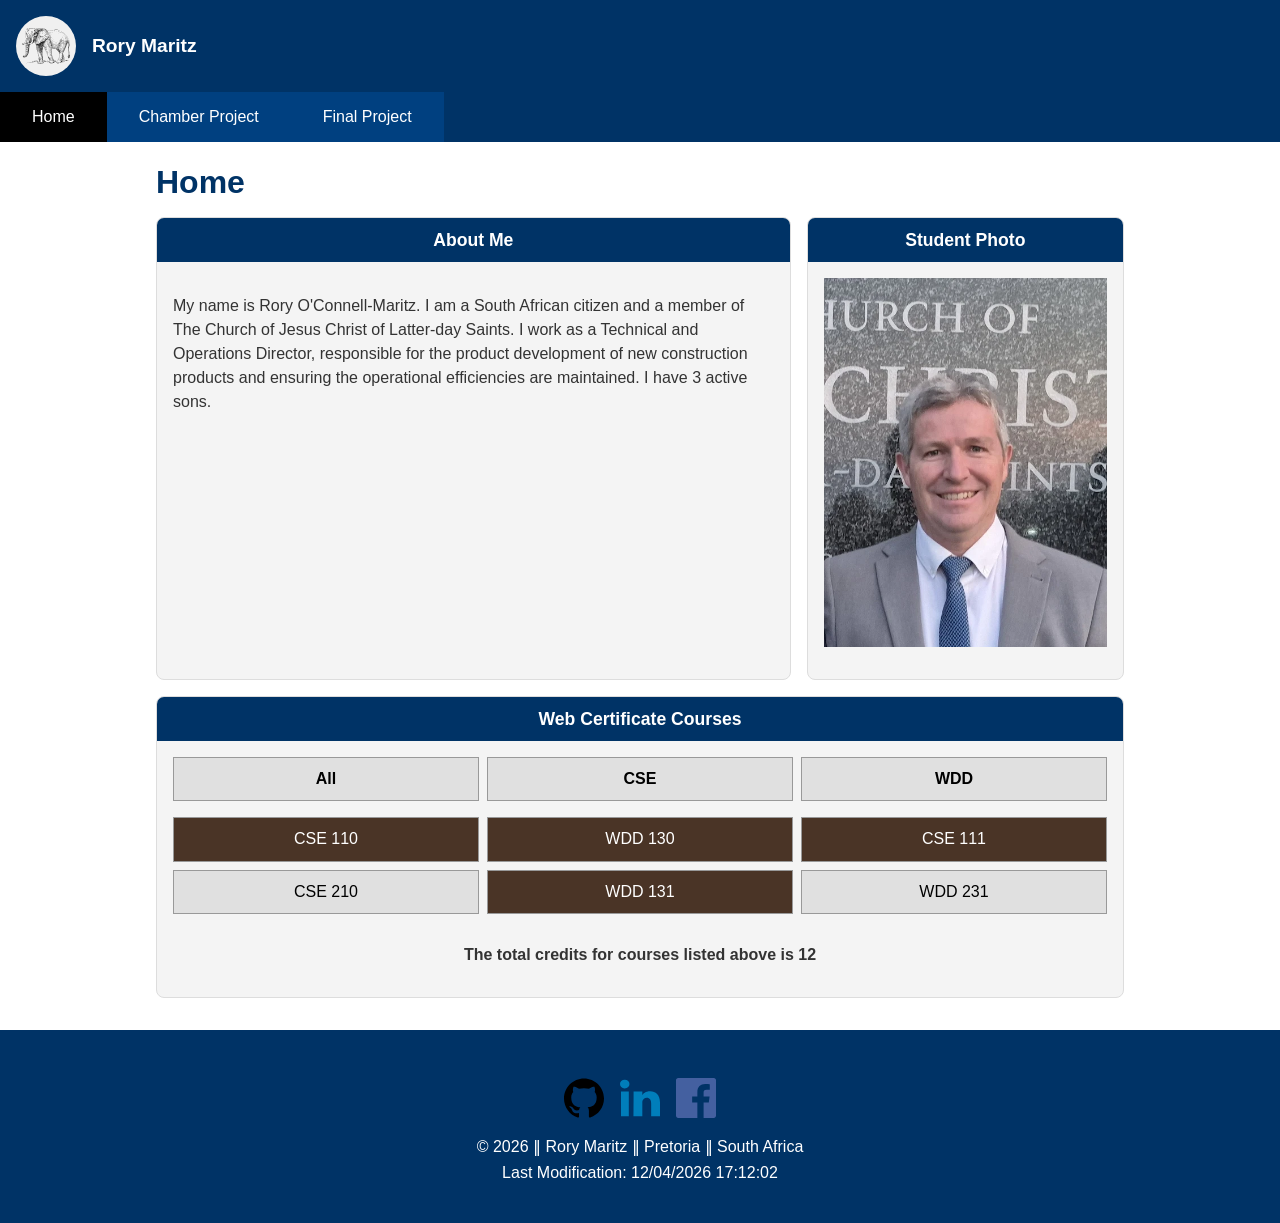
<file: index.html>
<!DOCTYPE html>
<html lang="en-US">

<head>
  <meta charset="UTF-8">
  <meta name="viewport" content="width=device-width, initial-scale=1.0">
  <link rel="preconnect" href="https://fonts.googleapis.com">
  <link rel="preconnect" href="https://fonts.gstatic.com" crossorigin>
  <link href="https://fonts.googleapis.com/css2?family=Open+Sans&family=Merriweather&display=swap" rel="stylesheet">
  <link rel="stylesheet" href="styles/normalize.css">
  <link rel="stylesheet" href="styles/small.css">
  <link rel="stylesheet" href="styles/larger.css">

  <script type="module" src="scripts/course.js" defer></script>
  <script src="scripts/date.js" defer></script>
  <script src="scripts/navigation.js" defer></script>

  <link rel="icon" href="favicon.ico">
  <meta property="og:title" content="WDD 231 - Rory Maritz">
  <meta property="og:description" content="WDD 231 Course Home Page">
  <meta property="og:image" content="images/rory-maritz.webp">
  <meta property="og:url" content="https://rmmaritz.github.io/wdd231/">
  <meta name="author" content="Rory O'Connell-Maritz">
  <meta name="description" content="WDD 231 - Web Frontend Development I - Rory Maritz Home Page">
  <title>WDD 231 - Rory Maritz</title>

</head>

<body>
  <header>
    <div class="site-branding">
      <div class="logo-container">
        <img src="images/logo.svg" alt="Elephant Logo" class="logo">
      </div>
      <span>Rory Maritz</span>

      <button id="nav-button" aria-label="Menu" aria-expanded="false">
      </button>
    </div>


    <nav id="nav-bar" class="navigation">
      <ul>
        <li><a href="index.html" aria-current="page">Home</a></li>
        <li><a href="chamber/index.html">Chamber Project</a></li>
        <li><a href="project/index.html">Final Project</a></li>
      </ul>
    </nav>

  </header>


  <main>
    <h1>Home</h1>

    <div class="top-cards">

      <section class="card about-me">
        <h2>About Me</h2>
        <div class="about-me-content">
          <p>
            My name is Rory O'Connell-Maritz. I am a South African citizen and a member of The Church of Jesus Christ of
            Latter-day Saints. I work as a Technical and Operations Director, responsible for the product development of
            new
            construction products and ensuring the operational efficiencies are maintained. I have 3 active sons.
          </p>
        </div>
      </section>

      <section class="card photo-card">
        <h2>Student Photo</h2>

        <div class="photo-container">
          <img src="images/rory-maritz.webp" alt="Rory Maritz" class="student-photo">
        </div>
      </section>

    </div>


    <section class="card certificate-courses">
      <h2>Web Certificate Courses</h2>

      <div class="filter-buttons">
        <button id="all">All</button>
        <button id="cse">CSE</button>
        <button id="wdd">WDD</button>
      </div>

      <div id="courses"></div>

      <p id="credits"></p>
    </section>
    <dialog id="course-details"></dialog>
  </main>

  <footer>

    <div class="social">
      <a href="https://github.com/rmmaritz" aria-label="GitHub">
        <img src="images/github.svg" alt="GitHub">
      </a>

      <a href="https://www.linkedin.com/in/rory-o-connell-maritz-ba053925" aria-label="LinkedIn">
        <img src="images/linkedin.svg" alt="LinkedIn">
      </a>

      <a href="https://www.facebook.com/rory.maritz/" aria-label="Facebook">
        <img src="images/facebook.svg" alt="Facebook">
      </a>
    </div>

    <p>
      &copy;
      <span id="currentyear"></span> ‖ Rory Maritz ‖ Pretoria ‖ South Africa
    </p>

    <p id="lastModified"></p>


  </footer>
</body>

</html> 
</file>
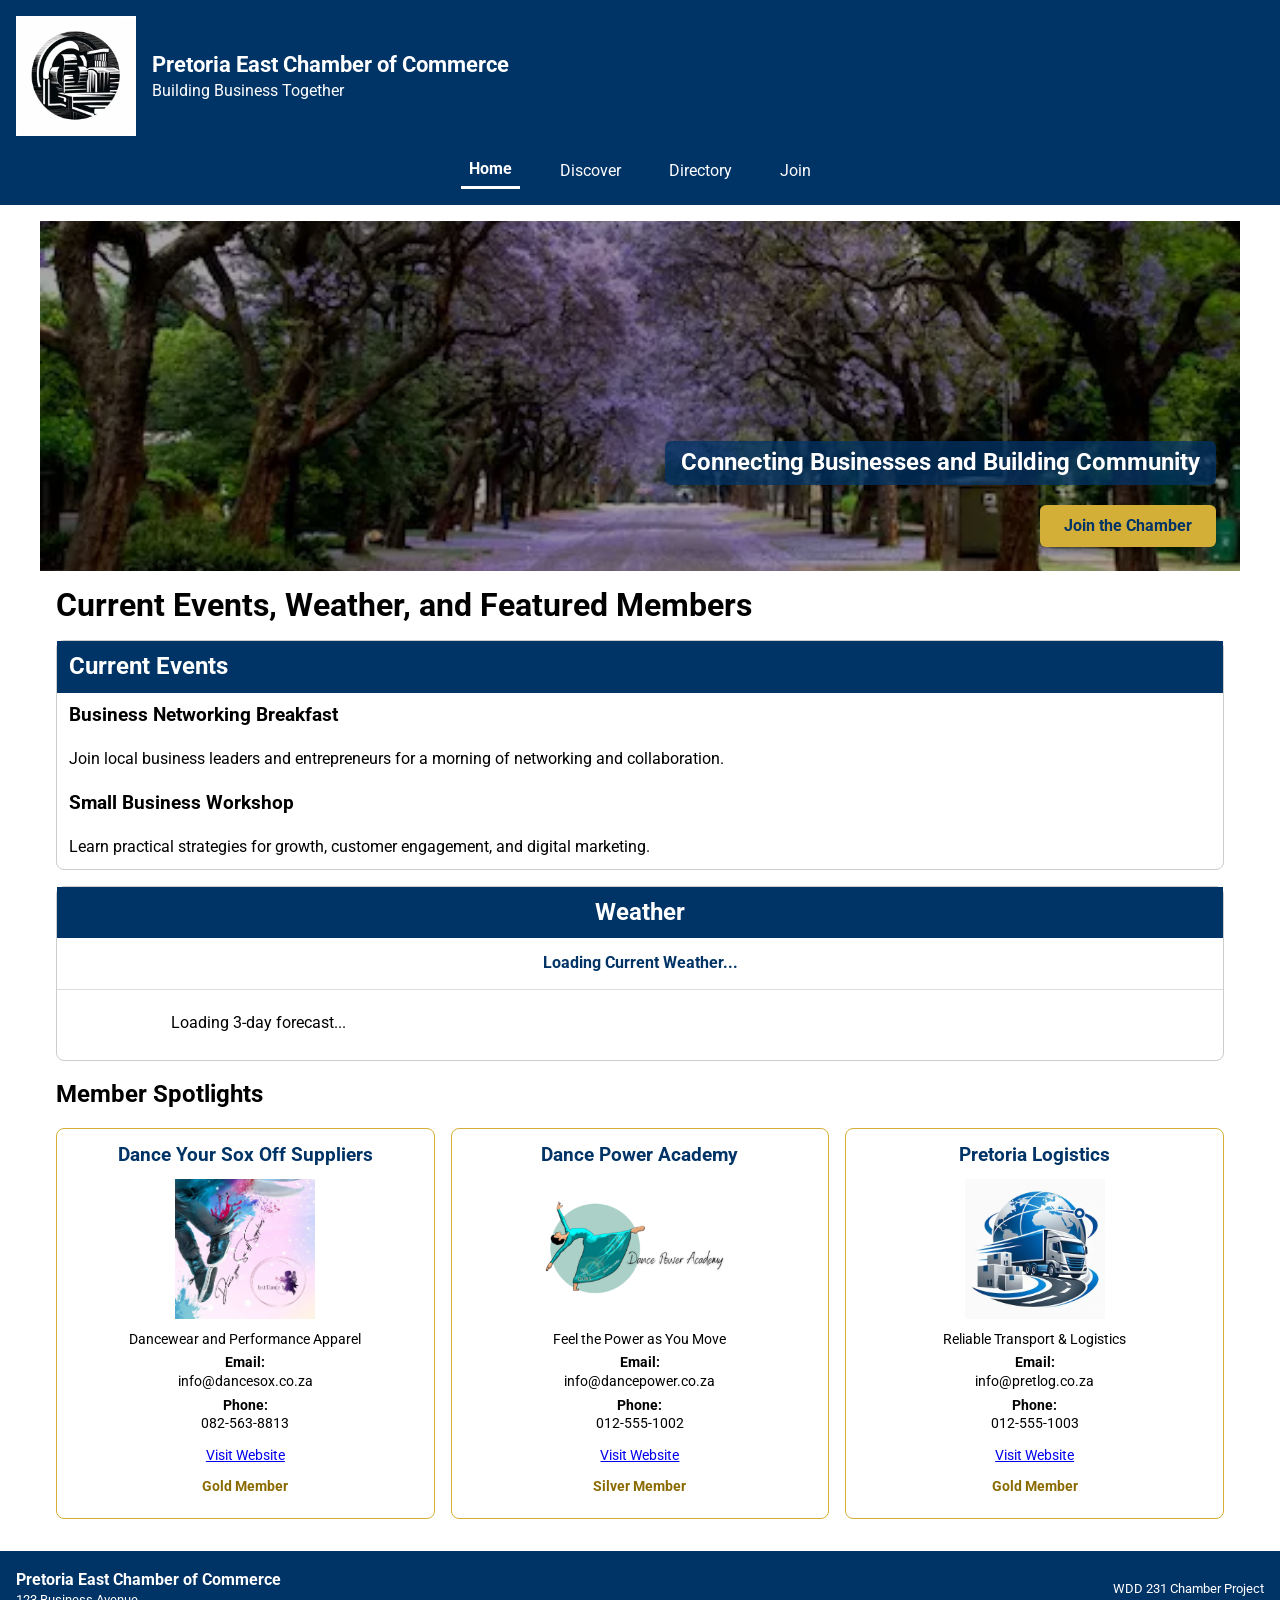
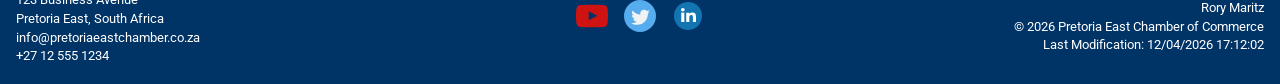
<file: chamber/index.html>
<!DOCTYPE html>
<html lang="en">

<head>
  <meta charset="UTF-8">
  <meta name="viewport" content="width=device-width, initial-scale=1.0">

  <title>Pretoria East Chamber of Commerce | Home</title>
  <meta name="description"
    content="Welcome to the Pretoria East Chamber of Commerce. Connect with local businesses, stay informed about events, and join our growing community.">
  <meta name="author" content="Rory Maritz">

  <link rel="preconnect" href="https://fonts.googleapis.com">
  <link rel="preconnect" href="https://fonts.gstatic.com" crossorigin>
  <link href="https://fonts.googleapis.com/css2?family=Roboto:wght@400;700&display=swap" rel="stylesheet">

  <link rel="icon" href="favicon-image.ico" type="image/x-icon">

  <meta property="og:title" content="Pretoria East Chamber of Commerce">
  <meta property="og:description" content="Supporting business growth and networking opportunities in Pretoria East.">
  <meta property="og:image" content="https://rmmaritz.github.io/wdd231/chamber/images/chamber-logo.webp">
  <meta property="og:url" content="https://rmmaritz.github.io/wdd231/chamber/">

  <link rel="stylesheet" href="styles/normalize.css">
  <link rel="stylesheet" href="styles/shared-small.css">
  <link rel="stylesheet" href="styles/shared-large.css">
  <link rel="stylesheet" href="styles/home.css">

  <script type="module" src="scripts/home.mjs"></script>
  <script src="scripts/date.js" defer></script>
  <script src="scripts/navigation.js" defer></script>
</head>

<body>

  <header>
    <div class="header-content">
      <img src="images/chamber-logo.webp" alt="Pretoria East Chamber of Commerce Logo" width="100" height="100">

      <div class="title-group">
        <div class="site-name">Pretoria East Chamber of Commerce</div>
        <p>Building Business Together</p>
      </div>

      <button id="menu" aria-label="Open navigation menu">
        ☰
      </button>
    </div>

    <nav>
      <ul class="navigation">
        <li><a href="index.html" class="active">Home</a></li>
        <li><a href="discover.html">Discover</a></li>
        <li><a href="directory.html">Directory</a></li>
        <li><a href="join.html">Join</a></li>
      </ul>
    </nav>
  </header>

  <main>

    <section class="hero">
      <img src="images/hero-image.webp" alt="Business logistics and commerce activities in Pretoria East" width="1200"
        height="600">

      <div class="hero-content">
        <p class="hero-text">
          Connecting Businesses and Building Community
        </p>

        <a href="join.html" class="cta-button">
          Join the Chamber
        </a>
      </div>
    </section>

    <h1>Current Events, Weather, and Featured Members</h1>

    <div class="home-grid">

      <section class="card events">
        <h2>Current Events</h2>

        <article>
          <h3>Business Networking Breakfast</h3>
          <p>
            Join local business leaders and entrepreneurs
            for a morning of networking and collaboration.
          </p>
        </article>

        <article>
          <h3>Small Business Workshop</h3>
          <p>
            Learn practical strategies for growth,
            customer engagement, and digital marketing.
          </p>
        </article>
      </section>

      <section class="card weather">
        <h2>Weather</h2>

        <div id="current-weather">
          <p>Loading current weather...</p>
        </div>

        <div id="forecast">
          <p>Loading 3-day forecast...</p>
        </div>
      </section>

    </div>

    <section class="spotlights">

      <h2>Member Spotlights</h2>

      <div id="spotlight-container">
        <!-- JavaScript inserts spotlight cards here -->
      </div>

    </section>

  </main>

  <footer>

    <div class="footer-left">
      <p class="footer-title">
        Pretoria East Chamber of Commerce
      </p>

      <p>123 Business Avenue</p>
      <p>Pretoria East, South Africa</p>
      <p>info@pretoriaeastchamber.co.za</p>
      <p>+27 12 555 1234</p>
    </div>

    <div class="footer-center">

      <a href="https://www.youtube.com/" target="_blank" rel="noopener noreferrer" aria-label="Visit YouTube">
        <img src="images/youtube.svg" alt="YouTube" loading="lazy" width="40" height="40">
      </a>

      <a href="https://x.com/" target="_blank" rel="noopener noreferrer" aria-label="Visit X">
        <img src="images/twitter.svg" alt="X" loading="lazy" width="40" height="40">
      </a>

      <a href="https://www.linkedin.com/" target="_blank" rel="noopener noreferrer" aria-label="Visit LinkedIn">
        <img src="images/linkedin.svg" alt="LinkedIn" loading="lazy" width="40" height="40">
      </a>

    </div>

    <div class="footer-right">
      <p>WDD 231 Chamber Project</p>
      <p>Rory Maritz</p>
      <p>&copy; <span id="currentyear"></span> Pretoria East Chamber of Commerce</p>
      <p id="lastModified"></p>
    </div>

  </footer>

</body>

</html>
</file>
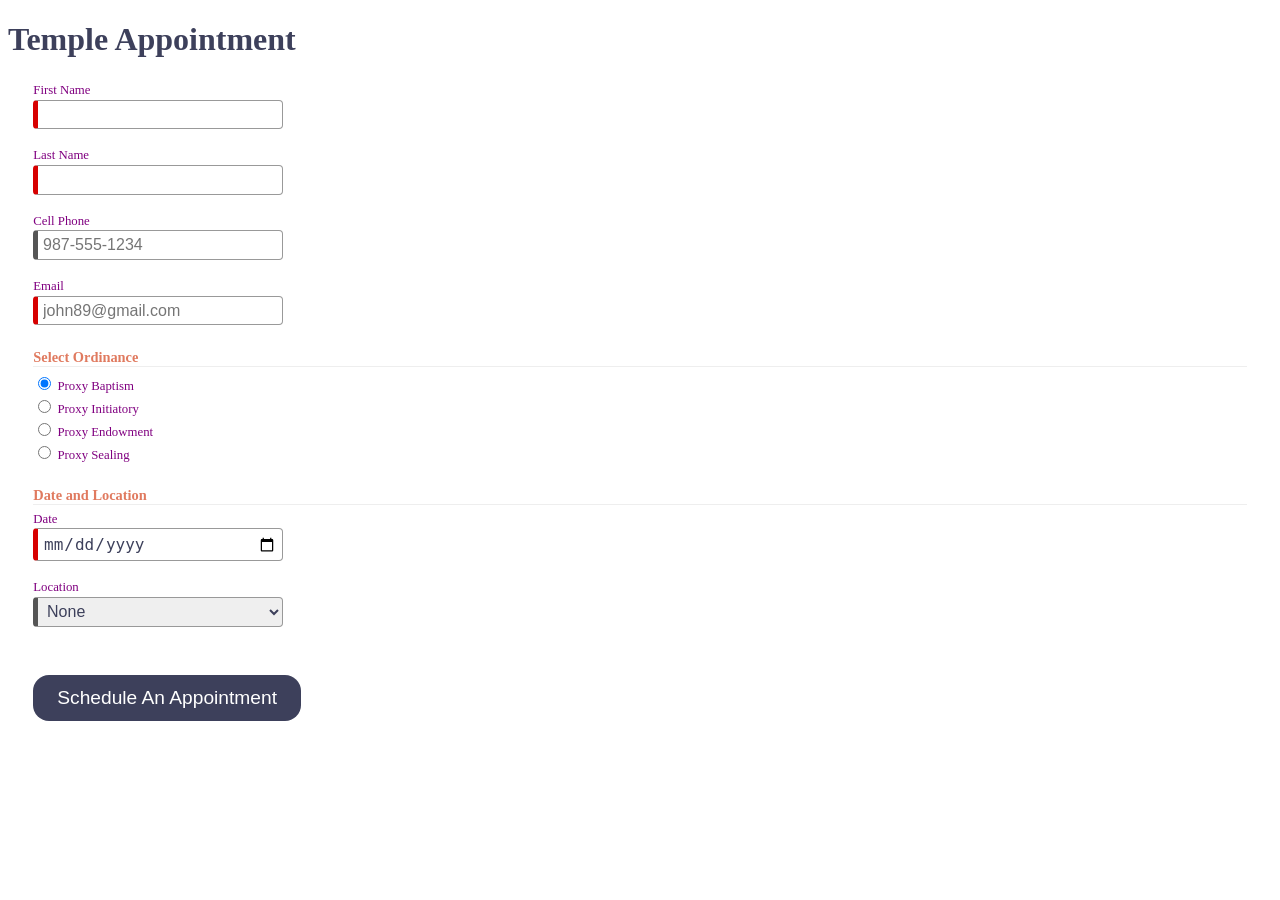
<file: starthere/index.html>
<!DOCTYPE html>
<html lang="en">

<head>
  <meta charset="UTF-8">
  <meta name="viewport" content="width=device-width, initial-scale=1.0">
  <meta name="description" content="Web Lab Start File">
  <meta name="author" content="Paul Cheney">

  <link rel="stylesheet" href="styles/small.css">
  <link rel="stylesheet" href="styles/large.css">

  <title>Web Lab Start File</title>
</head>

<body>

  <main>
    <h1>Temple Appointment</h1>

    <form method="GET" action="thanks.html" class="designOne">
      <label>First Name <input type="text" name="first" required autocomplete="given-name" title="Your First Name"></label>
        <label>Last Name <input type="text" name="last" required autocomplete="family-name" title="Your Last Name"></label>
        <label>Cell Phone <input type="tel" name="phone"  autocomplete="tel" title="A Phone Number with dashes" placeholder="987-555-1234" ></label>
        <label>Email <input type="email" name="email" required placeholder="john89@gmail.com"  title="Your Email" autocomplete="email"></label>
  

        <h3>Select Ordinance</h3>
        <label><input type="radio" name="ordinance" value="Baptism" checked> Proxy Baptism</label>
        <label><input type="radio" name="ordinance" value="Initiatory"> Proxy Initiatory</label>
        <label><input type="radio" name="ordinance" value="Endowment"> Proxy Endowment</label>
        <label><input type="radio" name="ordinance" value="Sealing"> Proxy Sealing</label>

        
        <h3>Date and Location</h3>
        <label>Date <input type="date" name="date" required></label>

        <label>Location
          <select name="location" required>
            <option value="">None</option>
            <option value="Payson">Payson</option>
            <option value="Orem">Orem</option>
            <option value="Provo City Center">Provo City Center</option>
        </label>

        <input type="submit" value="Schedule An Appointment">
    </form>

    
  </main>

</body>
</html>
</file>
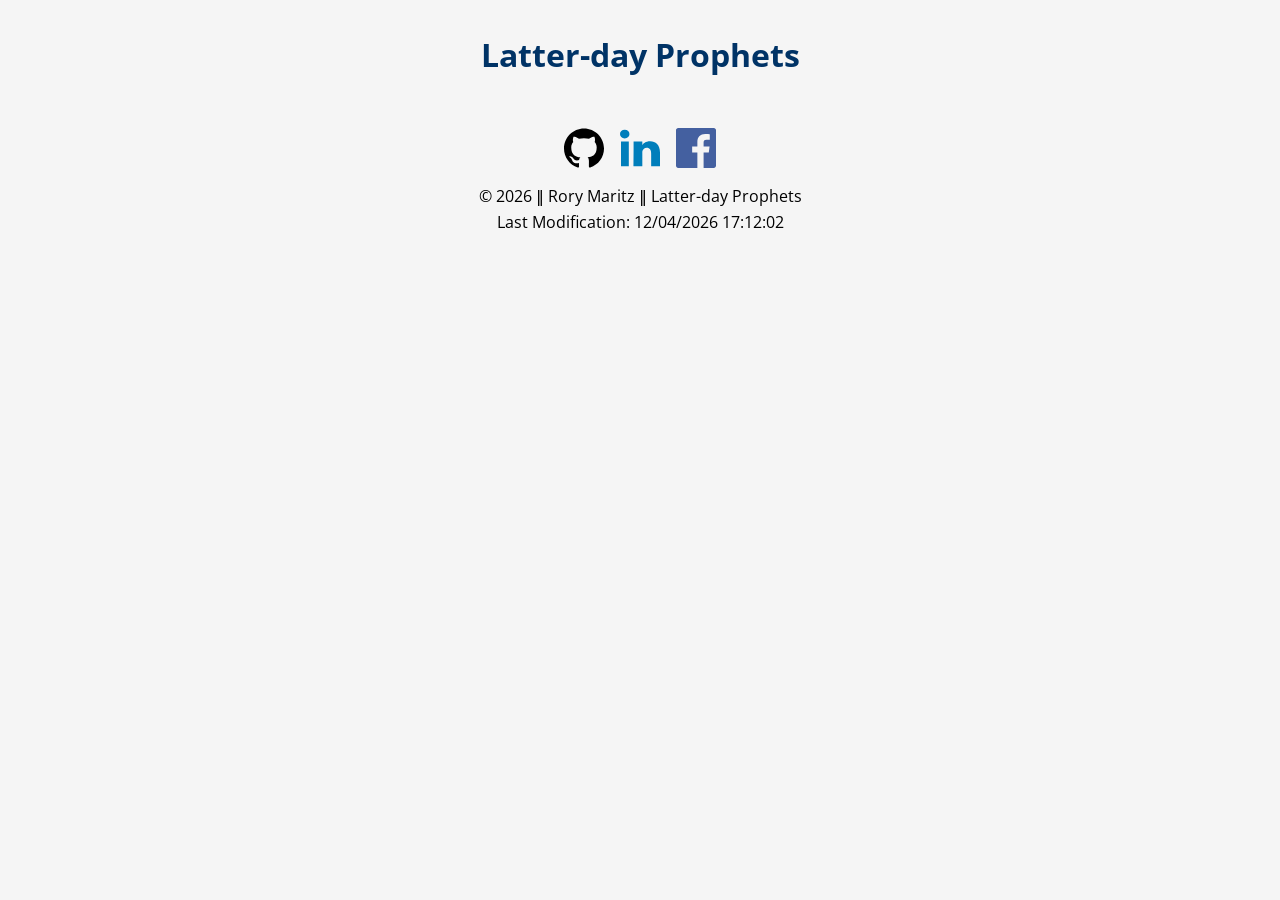
<file: prophets.html>
<!DOCTYPE html>
<html lang="en-US">

<head>
  <meta charset="UTF-8">
  <meta name="viewport" content="width=device-width, initial-scale=1.0">
  <link rel="preconnect" href="https://fonts.googleapis.com">
  <link rel="preconnect" href="https://fonts.gstatic.com" crossorigin>
  <link
    href="https://fonts.googleapis.com/css2?family=Libre+Baskerville:ital,wght@0,400;1,400&family=Open+Sans:wght@400;600&display=swap"
    rel="stylesheet">
  <link rel="stylesheet" href="styles/normalize.css">
  <link rel="stylesheet" href="styles/prophets.css">
  <script src="scripts/prophets.js" defer></script>
  <script src="scripts/date.js" defer></script>
  <link rel="icon" href="favicon.ico">
  <meta property="og:title" content="WDD 231 - Rory Maritz">
  <meta property="og:description" content="WDD 231 Course - Fetch API Data Assignment">
  <meta property="og:image" content="images/rory-maritz.webp">
  <meta property="og:url" content="https://rmmaritz.github.io/wdd231/">
  <meta name="author" content="Rory O'Connell-Maritz">
  <meta name="description" content="WDD 231 - Web Frontend Development I - Rory Maritz Prophets Assignment">
  <title>WDD 231 - Rory Maritz - Prophets</title>

</head>

<body>
  <header>
    <h1>Latter-day Prophets</h1>
  </header>


  <main>
    <div id="cards"></div>
  </main>

  <footer>

    <div class="social">
      <a href="https://github.com/rmmaritz" aria-label="GitHub">
        <img src="images/github.svg" alt="GitHub">
      </a>

      <a href="https://www.linkedin.com/in/rory-o-connell-maritz-ba053925" aria-label="LinkedIn">
        <img src="images/linkedin.svg" alt="LinkedIn">
      </a>

      <a href="https://www.facebook.com/rory.maritz/" aria-label="Facebook">
        <img src="images/facebook.svg" alt="Facebook">
      </a>
    </div>

    <p>
      &copy;
      <span id="currentyear"></span> ‖ Rory Maritz ‖ Latter-day Prophets
    </p>

    <p id="lastModified"></p>


  </footer>
</body>

</html>
</file>
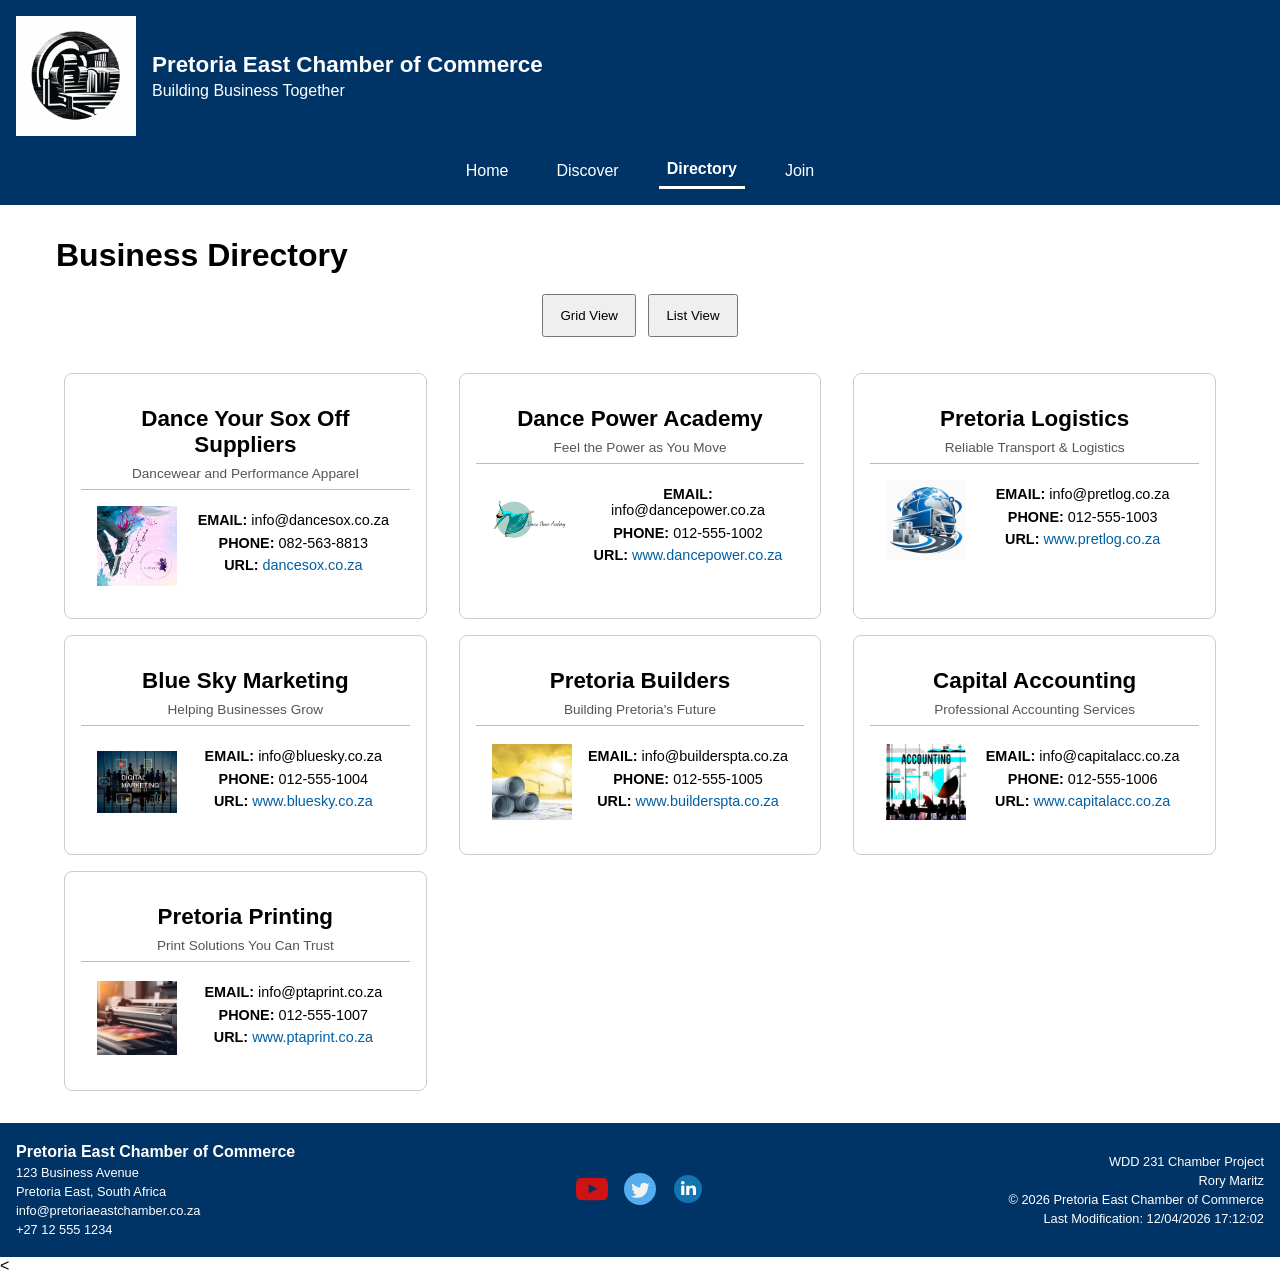
<file: chamber/directory.html>
<!DOCTYPE html>
<html lang="en-US">

<head>
  <meta charset="UTF-8">
  <meta name="viewport" content="width=device-width, initial-scale=1.0">

  <meta name="author" content="Rory O'Connell-Maritz">
  <meta name="description"
    content="Business Directory for the Pretoria East Chamber of Commerce featuring local businesses, contact information, and membership details.">

  <meta property="og:title" content="Pretoria East Chamber of Commerce Directory">
  <meta property="og:description" content="Explore local businesses and chamber members in Pretoria East.">
  <meta property="og:image" content="https://rmmaritz.github.io/wdd231/chamber/images/chamber-logo.webp">
  <meta property="og:url" content="https://rmmaritz.github.io/wdd231/chamber/directory.html">

  <link rel="icon" href="favicon-image.ico">

  <link rel="preconnect" href="https://fonts.googleapis.com">
  <link rel="preconnect" href="https://fonts.gstatic.com" crossorigin>

  <link
    href="https://fonts.googleapis.com/css2?family=Libre+Baskerville:ital,wght@0,400;1,400&family=Open+Sans:wght@400;600&display=swap"
    rel="stylesheet">

  <link rel="stylesheet" href="styles/shared-small.css">
  <link rel="stylesheet" href="styles/shared-large.css">
  <link rel="stylesheet" href="styles/directory.css">

  <script src="scripts/chamber.js" defer></script>
  <script src="scripts/date.js" defer></script>
  <script src="scripts/navigation.js" defer></script>


  <title>Pretoria East Chamber of Commerce | Directory</title>
</head>

<body>
  <header>
    <div class="header-content">

      <img src="images/chamber-logo.webp" alt="Pretoria East Chamber of Commerce Logo" width="100" height="100">

      <div class="title-group">
        <div class="site-name">
          Pretoria East Chamber of Commerce
        </div>
        <p>Building Business Together</p>
      </div>

      <button id="menu" aria-label="Open navigation menu">
        ☰
      </button>

    </div>

    <nav>
      <ul class="navigation">
        <li><a href="index.html">Home</a></li>
        <li><a href="discover.html">Discover</a></li>
        <li><a href="directory.html" class="active">Directory</a></li>
        <li><a href="join.html">Join</a></li>
      </ul>
    </nav>
  </header>


  <main>
    <h1>Business Directory</h1>

    <div class="view-buttons">
      <button id="grid-view">Grid View</button>
      <button id="list-view">List View</button>
    </div>

    <section id="members" class="grid">
    </section>
  </main>

  <footer>

    <div class="footer-left">
      <p class="footer-title">
        Pretoria East Chamber of Commerce
      </p>

      <p>123 Business Avenue</p>
      <p>Pretoria East, South Africa</p>
      <p>info@pretoriaeastchamber.co.za</p>
      <p>+27 12 555 1234</p>
    </div>

    <div class="footer-center">

      <a href="https://www.youtube.com/" target="_blank" rel="noopener noreferrer" aria-label="Visit YouTube">
        <img src="images/youtube.svg" alt="YouTube" loading="lazy">
      </a>

      <a href="https://x.com/" target="_blank" rel="noopener noreferrer" aria-label="Visit X">
        <img src="images/twitter.svg" alt="X" loading="lazy">
      </a>

      <a href="https://www.linkedin.com/" target="_blank" rel="noopener noreferrer" aria-label="Visit LinkedIn">
        <img src="images/linkedin.svg" alt="LinkedIn" loading="lazy">
      </a>

    </div>

    <div class="footer-right">
      <p>WDD 231 Chamber Project</p>
      <p>Rory Maritz</p>
      <p>&copy; <span id="currentyear"></span> Pretoria East Chamber of Commerce</p>
      <p id="lastModified"></p>
    </div>

  </footer>
</body>

<
</file>
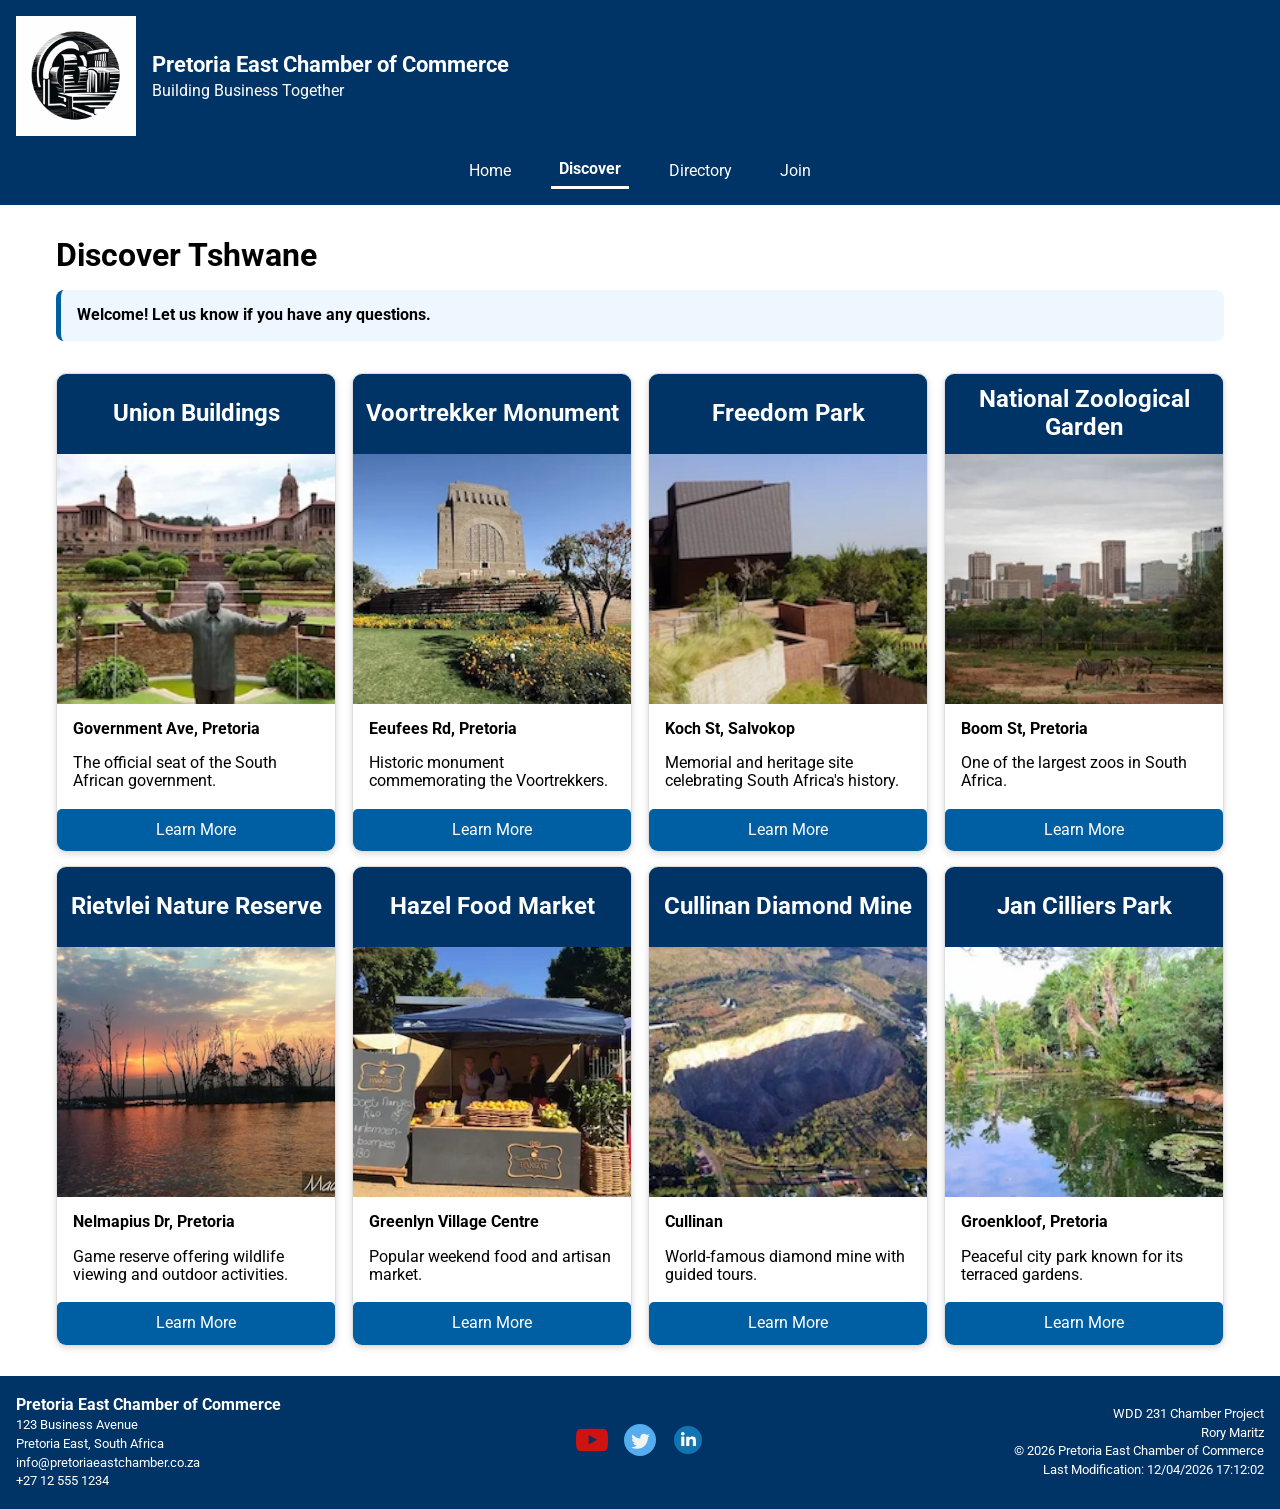
<file: chamber/discover.html>
<!DOCTYPE html>
<html lang="en">

<head>
  <meta charset="UTF-8">
  <meta name="viewport" content="width=device-width, initial-scale=1.0">

  <title>Pretoria East Chamber of Commerce | Discover</title>
  <meta name="description"
    content="Welcome to the Pretoria East Chamber of Commerce. Connect with local businesses, stay informed about events, and join our growing community.">
  <meta name="author" content="Rory Maritz">

  <link rel="preconnect" href="https://fonts.googleapis.com">
  <link rel="preconnect" href="https://fonts.gstatic.com" crossorigin>
  <link href="https://fonts.googleapis.com/css2?family=Roboto:wght@400;700&display=swap" rel="stylesheet">

  <link rel="icon" href="favicon-image.ico" type="image/x-icon">

  <meta property="og:title" content="Pretoria East Chamber of Commerce">
  <meta property="og:description" content="Supporting business growth and networking opportunities in Pretoria East.">
  <meta property="og:image" content="https://rmmaritz.github.io/wdd231/chamber/images/chamber-logo.webp">
  <meta property="og:url" content="https://rmmaritz.github.io/wdd231/chamber/">

  <link rel="stylesheet" href="styles/normalize.css">
  <link rel="stylesheet" href="styles/shared-small.css">
  <link rel="stylesheet" href="styles/shared-large.css">
  <link rel="stylesheet" href="styles/discover.css">
  <link rel="stylesheet" href="styles/discover-medium.css">
  <link rel="stylesheet" href="styles/discover-large.css">

  <script type="module" src="scripts/discover.js"></script>
  <script src="scripts/date.js" defer></script>
  <script src="scripts/navigation.js" defer></script>
</head>

<body>

  <header>
    <div class="header-content">
      <img src="images/chamber-logo.webp" alt="Pretoria East Chamber of Commerce Logo" width="100" height="100">

      <div class="title-group">
        <div class="site-name">Pretoria East Chamber of Commerce</div>
        <p>Building Business Together</p>
      </div>

      <button id="menu" aria-label="Open navigation menu">
        ☰
      </button>
    </div>

    <nav>
      <ul class="navigation">
        <li><a href="index.html">Home</a></li>
        <li><a href="discover.html" class="active">Discover</a></li>
        <li><a href="directory.html">Directory</a></li>
        <li><a href="join.html">Join</a></li>
      </ul>
    </nav>
  </header>

  <main>
    <h1>Discover Tshwane</h1>

    <section id="visit-message"></section>

    <section class="discover-grid">
      <div id="cards"></div>
    </section>

    <dialog id="place-details">
      <h2 id="dialog-title"></h2>
      <p id="dialog-content"></p>

      <button id="close-dialog">Close</button>
    </dialog>
  </main>

  <footer>

    <div class="footer-left">
      <p class="footer-title">
        Pretoria East Chamber of Commerce
      </p>

      <p>123 Business Avenue</p>
      <p>Pretoria East, South Africa</p>
      <p>info@pretoriaeastchamber.co.za</p>
      <p>+27 12 555 1234</p>
    </div>

    <div class="footer-center">

      <a href="https://www.youtube.com/" target="_blank" rel="noopener noreferrer" aria-label="Visit YouTube">
        <img src="images/youtube.svg" alt="YouTube" loading="lazy" width="40" height="40">
      </a>

      <a href="https://x.com/" target="_blank" rel="noopener noreferrer" aria-label="Visit X">
        <img src="images/twitter.svg" alt="X" loading="lazy" width="40" height="40">
      </a>

      <a href="https://www.linkedin.com/" target="_blank" rel="noopener noreferrer" aria-label="Visit LinkedIn">
        <img src="images/linkedin.svg" alt="LinkedIn" loading="lazy" width="40" height="40">
      </a>

    </div>

    <div class="footer-right">
      <p>WDD 231 Chamber Project</p>
      <p>Rory Maritz</p>
      <p>&copy; <span id="currentyear"></span> Pretoria East Chamber of Commerce</p>
      <p id="lastModified"></p>
    </div>

  </footer>

</body>

</html>
</file>
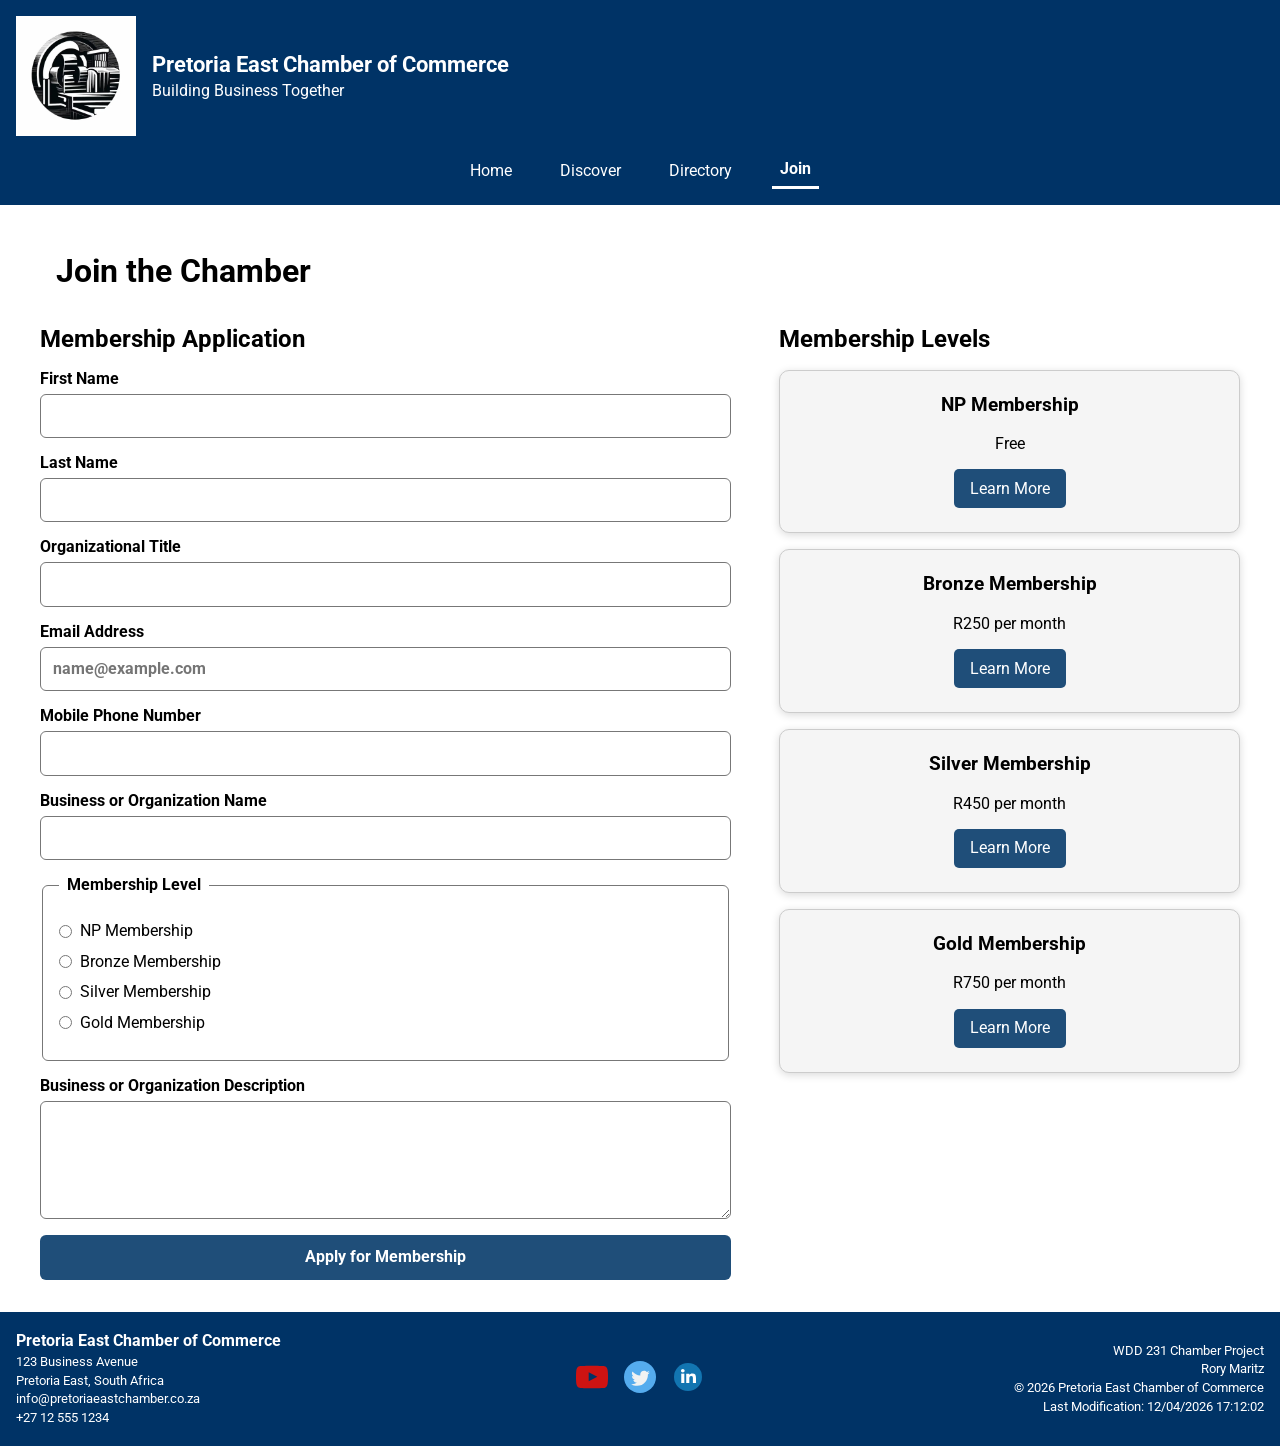
<file: chamber/join.html>
<!DOCTYPE html>
<html lang="en">

<head>
  <meta charset="UTF-8">
  <meta name="viewport" content="width=device-width, initial-scale=1.0">

  <title>Pretoria East Chamber of Commerce | Join</title>
  <meta name="description"
    content="Welcome to the Pretoria East Chamber of Commerce. Connect with local businesses, stay informed about events, and join our growing community.">
  <meta name="author" content="Rory Maritz">

  <link rel="preconnect" href="https://fonts.googleapis.com">
  <link rel="preconnect" href="https://fonts.gstatic.com" crossorigin>
  <link href="https://fonts.googleapis.com/css2?family=Roboto:wght@400;700&display=swap" rel="stylesheet">

  <link rel="icon" href="favicon-image.ico" type="image/x-icon">

  <meta property="og:title" content="Pretoria East Chamber of Commerce">
  <meta property="og:description" content="Supporting business growth and networking opportunities in Pretoria East.">
  <meta property="og:image" content="https://rmmaritz.github.io/wdd231/chamber/images/chamber-logo.webp">
  <meta property="og:url" content="https://rmmaritz.github.io/wdd231/chamber/">

  <link rel="stylesheet" href="styles/normalize.css">
  <link rel="stylesheet" href="styles/shared-small.css">
  <link rel="stylesheet" href="styles/shared-large.css">
  <link rel="stylesheet" href="styles/join-small.css">
  <link rel="stylesheet" href="styles/join-large.css">

  <script type="module" src="scripts/join.js"></script>
  <script src="scripts/navigation.js" defer></script>
  <script src="scripts/date.js" defer></script>
</head>

<body>

  <header>
    <div class="header-content">
      <img src="images/chamber-logo.webp" alt="Pretoria East Chamber of Commerce Logo" width="100" height="100">

      <div class="title-group">
        <div class="site-name">Pretoria East Chamber of Commerce</div>
        <p>Building Business Together</p>
      </div>

      <button id="menu" aria-label="Open navigation menu">
        ☰
      </button>
    </div>

    <nav>
      <ul class="navigation">
        <li><a href="index.html">Home</a></li>
        <li><a href="discover.html">Discover</a></li>
        <li><a href="directory.html">Directory</a></li>
        <li><a href="join.html" class="active">Join</a></li>
      </ul>
    </nav>
  </header>

  <main>
    <h1>Join the Chamber</h1>

    <div class="join-container">

      <section class="membership-form">
        <h2>Membership Application</h2>

        <form method="get" action="thankyou.html" class="join-form">

          <label>
            First Name
            <input type="text" id="first-name" name="firstname" title="Enter your first name" autocomplete="given-name"
              required>
          </label>

          <label>
            Last Name
            <input type="text" id="last-name" name="lastname" title="Enter your last name" autocomplete="family-name"
              required>
          </label>

          <label>
            Organizational Title
            <input type="text" id="organization-title" name="organizationtitle" autocomplete="organization-title"
              pattern="[A-Za-zÀ-ÿ\s\-]{7,}"
              title="Enter your organizational title. Must contain at least seven letters, spaces, or hyphens.">
          </label>

          <label>
            Email Address
            <input type="email" id="email" name="email" title="Enter your email address" autocomplete="email"
              placeholder="name@example.com" required>
          </label>

          <label>
            Mobile Phone Number
            <input type="tel" id="mobile" name="mobile" title="Enter your mobile phone number" autocomplete="tel"
              required>
          </label>

          <label>
            Business or Organization Name
            <input type="text" id="organization" name="organization" title="Enter your business or organization name"
              autocomplete="organization" required>
          </label>

          <fieldset>
            <legend>Membership Level</legend>

            <label>
              <input type="radio" id="np-membership" name="membership" value="np" title="Select NP Membership" required>
              NP Membership
            </label>

            <label>
              <input type="radio" id="bronze-membership" name="membership" value="bronze"
                title="Select Bronze Membership">
              Bronze Membership
            </label>

            <label>
              <input type="radio" id="silver-membership" name="membership" value="silver"
                title="Select Silver Membership">
              Silver Membership
            </label>

            <label>
              <input type="radio" id="gold-membership" name="membership" value="gold" title="Select Gold Membership">
              Gold Membership
            </label>
          </fieldset>

          <label>
            Business or Organization Description
            <textarea id="organization-description" name="description" title="Describe your business or organization"
              rows="5"></textarea>
          </label>

          <input type="hidden" id="timestamp" name="timestamp">

          <button type="submit" class="submit-button">
            Apply for Membership
          </button>

        </form>

      </section>

      <section class="membership-levels">
        <h2>Membership Levels</h2>

        <div id="membership-cards" class="membership-cards"></div>
      </section>

    </div>

    <dialog id="membership-details"></dialog>

  </main>
  <footer>

    <div class="footer-left">
      <p class="footer-title">
        Pretoria East Chamber of Commerce
      </p>

      <p>123 Business Avenue</p>
      <p>Pretoria East, South Africa</p>
      <p>info@pretoriaeastchamber.co.za</p>
      <p>+27 12 555 1234</p>
    </div>

    <div class="footer-center">

      <a href="https://www.youtube.com/" target="_blank" rel="noopener noreferrer" aria-label="Visit YouTube">
        <img src="images/youtube.svg" alt="YouTube" loading="lazy" width="40" height="40">
      </a>

      <a href="https://x.com/" target="_blank" rel="noopener noreferrer" aria-label="Visit X">
        <img src="images/twitter.svg" alt="X" loading="lazy" width="40" height="40">
      </a>

      <a href="https://www.linkedin.com/" target="_blank" rel="noopener noreferrer" aria-label="Visit LinkedIn">
        <img src="images/linkedin.svg" alt="LinkedIn" loading="lazy" width="40" height="40">
      </a>

    </div>

    <div class="footer-right">
      <p>WDD 231 Chamber Project</p>
      <p>Rory Maritz</p>
      <p>&copy; <span id="currentyear"></span> Pretoria East Chamber of Commerce</p>
      <p id="lastModified"></p>
    </div>

  </footer>

</body>

</html>
</file>
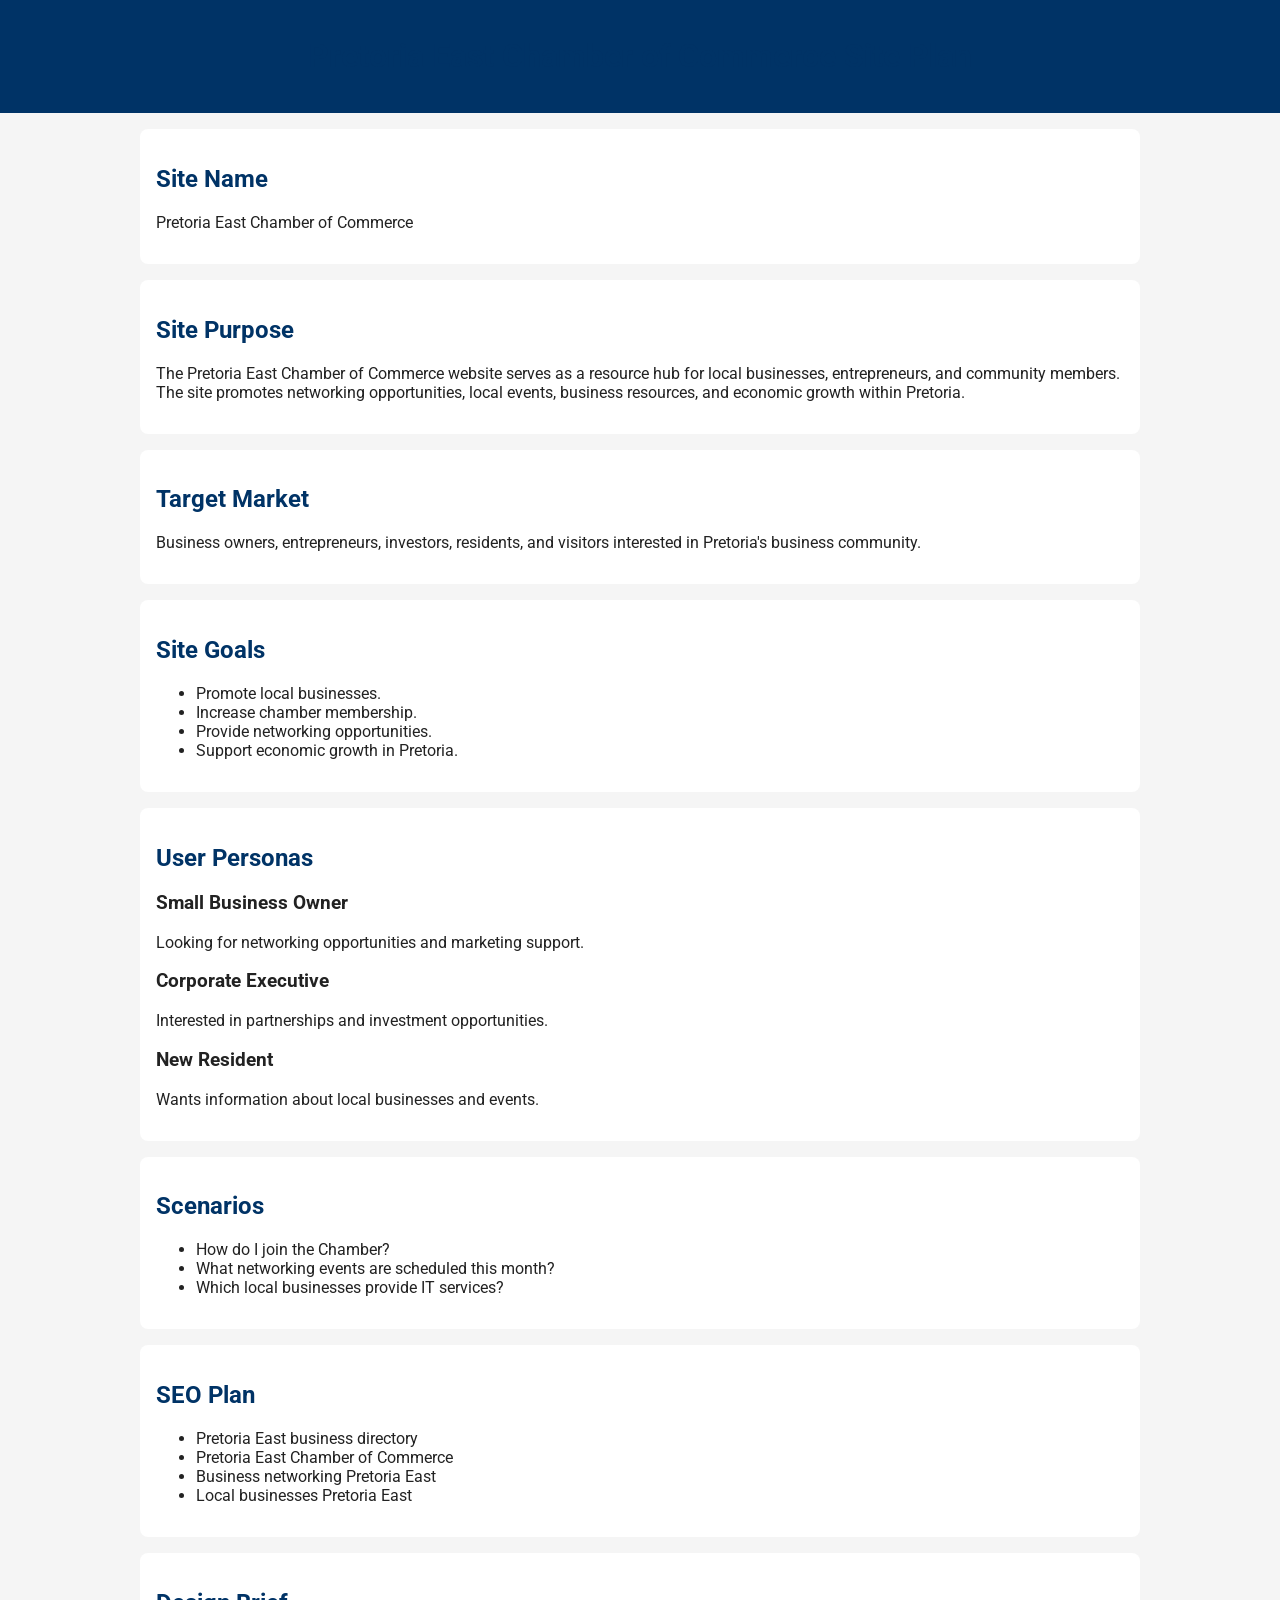
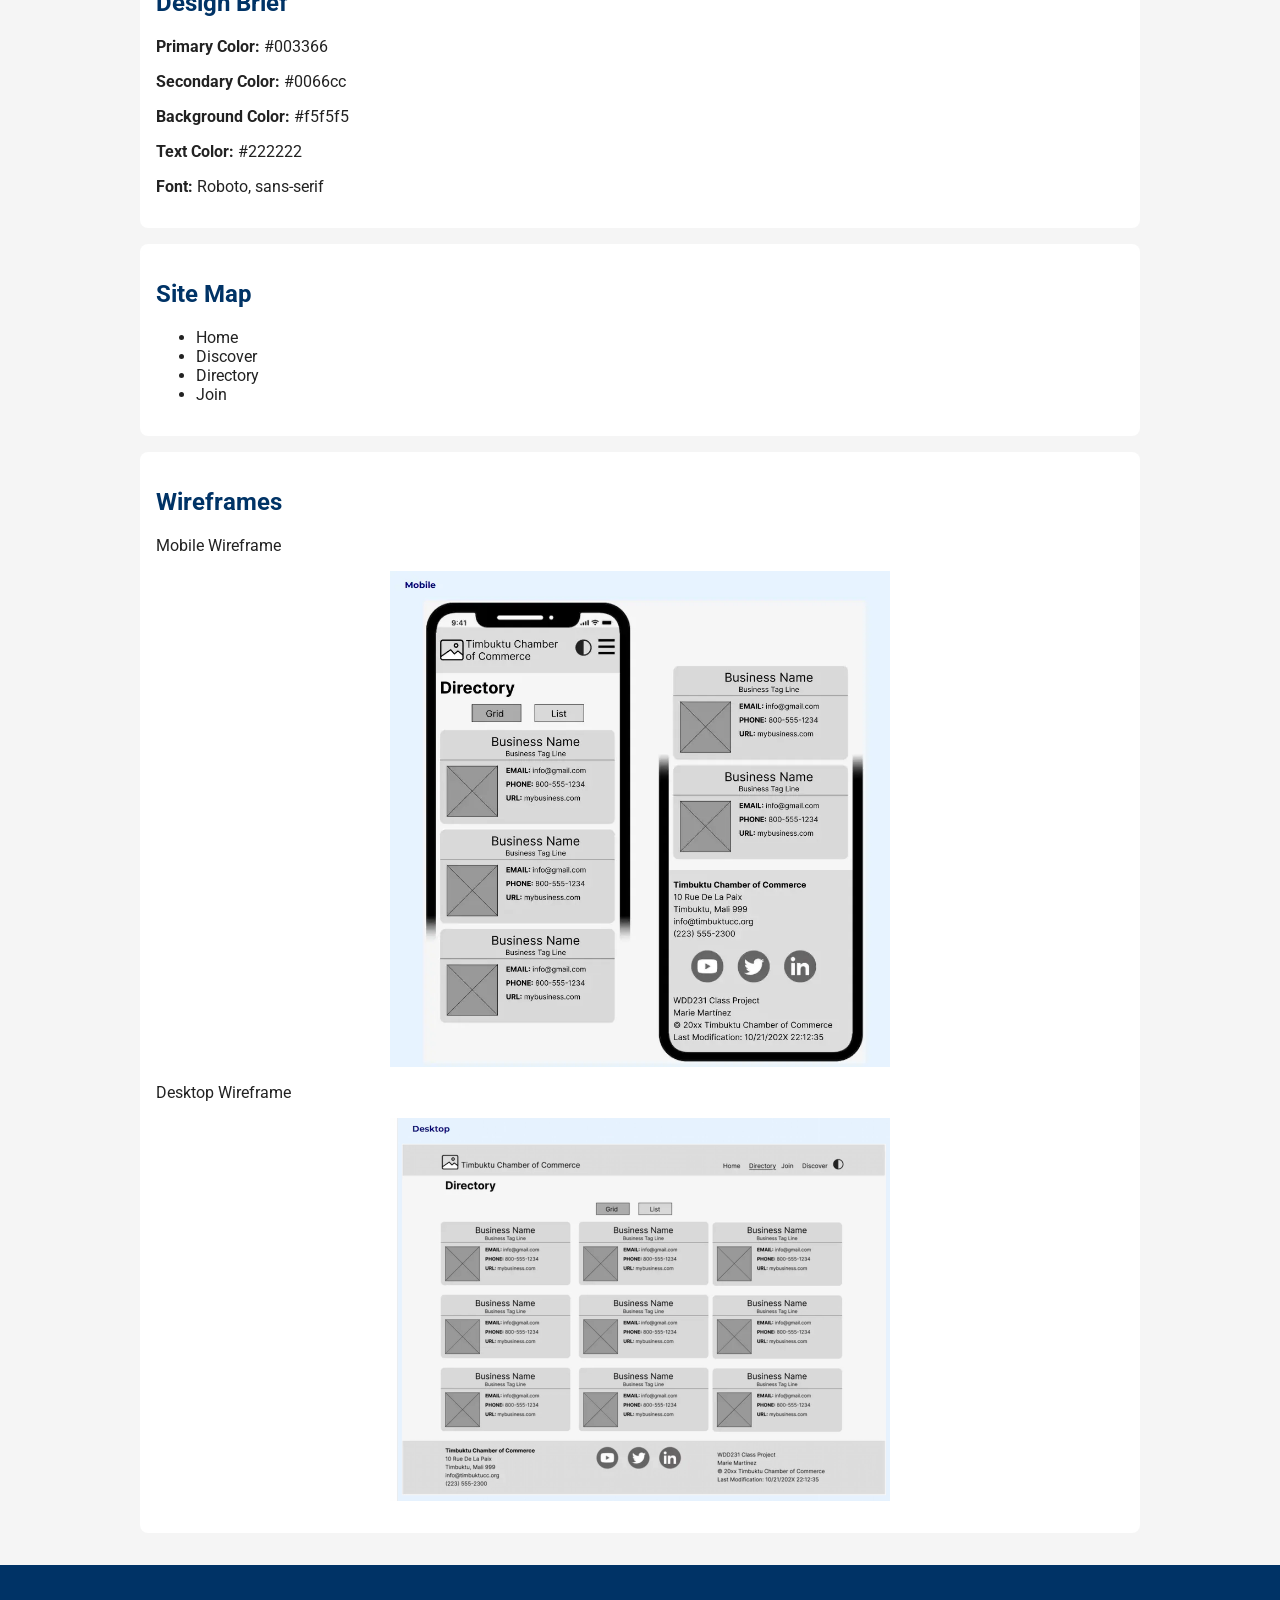
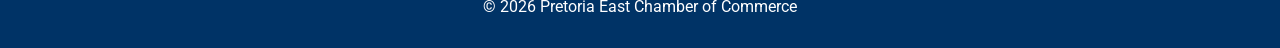
<file: chamber/siteplan.html>
<!DOCTYPE html>
<html lang="en">

<head>
  <meta charset="UTF-8">
  <meta name="viewport" content="width=device-width, initial-scale=1.0">
  <meta name="description" content="Pretoria Chamber of Commerce Site Plan">
  <meta name="author" content="Rory O'Connell-Maritz">

  <title>Pretoria East Chamber of Commerce Site Plan</title>

  <link rel="stylesheet" href="styles/chamber-site-plan.css">
</head>

<body>

  <header>
    <h1>Pretoria East Chamber of Commerce Site Plan</h1>
  </header>

  <main>

    <section>
      <h2>Site Name</h2>
      <p>Pretoria East Chamber of Commerce</p>
    </section>

    <section>
      <h2>Site Purpose</h2>
      <p>
        The Pretoria East Chamber of Commerce website serves as a resource hub
        for local businesses, entrepreneurs, and community members.
        The site promotes networking opportunities, local events,
        business resources, and economic growth within Pretoria.
      </p>
    </section>

    <section>
      <h2>Target Market</h2>
      <p>
        Business owners, entrepreneurs, investors, residents,
        and visitors interested in Pretoria's business community.
      </p>
    </section>

    <section>
      <h2>Site Goals</h2>
      <ul>
        <li>Promote local businesses.</li>
        <li>Increase chamber membership.</li>
        <li>Provide networking opportunities.</li>
        <li>Support economic growth in Pretoria.</li>
      </ul>
    </section>

    <section>
      <h2>User Personas</h2>

      <h3>Small Business Owner</h3>
      <p>
        Looking for networking opportunities and marketing support.
      </p>

      <h3>Corporate Executive</h3>
      <p>
        Interested in partnerships and investment opportunities.
      </p>

      <h3>New Resident</h3>
      <p>
        Wants information about local businesses and events.
      </p>
    </section>

    <section>
      <h2>Scenarios</h2>
      <ul>
        <li>How do I join the Chamber?</li>
        <li>What networking events are scheduled this month?</li>
        <li>Which local businesses provide IT services?</li>
      </ul>
    </section>

    <section>
      <h2>SEO Plan</h2>
      <ul>
        <li>Pretoria East business directory</li>
        <li>Pretoria East Chamber of Commerce</li>
        <li>Business networking Pretoria East</li>
        <li>Local businesses Pretoria East</li>
      </ul>
    </section>

    <section>
      <h2>Design Brief</h2>

      <p><strong>Primary Color:</strong> #003366</p>
      <p><strong>Secondary Color:</strong> #0066cc</p>
      <p><strong>Background Color:</strong> #f5f5f5</p>
      <p><strong>Text Color:</strong> #222222</p>
      <p><strong>Font:</strong> Roboto, sans-serif</p>
    </section>

    <section>
      <h2>Site Map</h2>

      <ul>
        <li>Home</li>
        <li>Discover</li>
        <li>Directory</li>
        <li>Join</li>
      </ul>
    </section>

    <section>
      <h2>Wireframes</h2>

      <p>Mobile Wireframe</p>
      <img src="images/mobile-wireframe.webp" alt="Mobile Wireframe">

      <p>Desktop Wireframe</p>
      <img src="images/desktop-wireframe.webp" alt="Desktop Wireframe">
    </section>

  </main>

  <footer>
    <p>&copy; 2026 Pretoria East Chamber of Commerce</p>
  </footer>

</body>

</html>
</file>
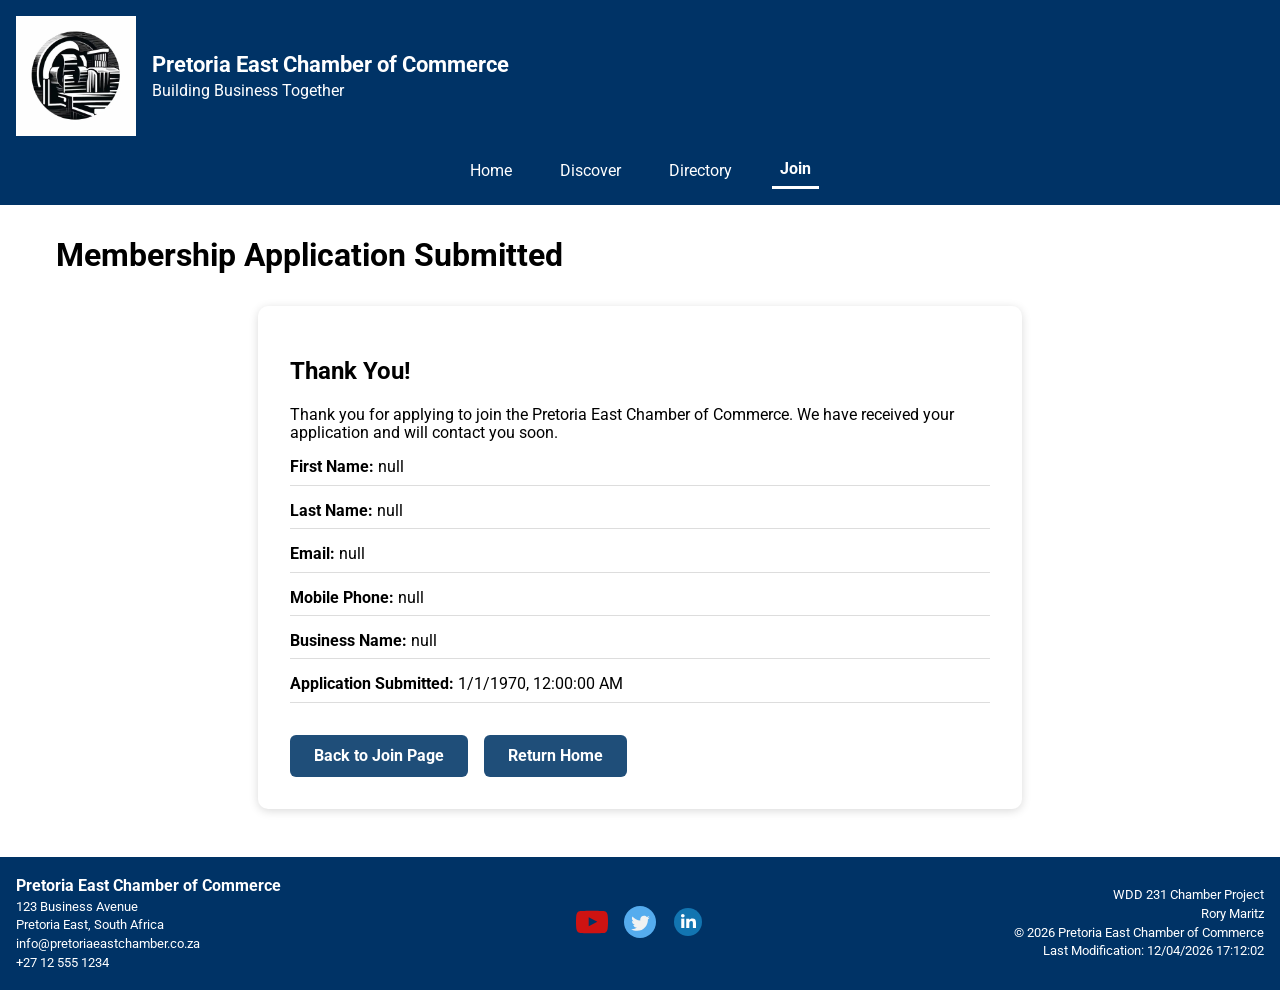
<file: chamber/thankyou.html>
<!DOCTYPE html>
<html lang="en">

<head>
  <meta charset="UTF-8">
  <meta name="viewport" content="width=device-width, initial-scale=1.0">

  <title>Pretoria East Chamber of Commerce | Thank You</title>
  <meta name="description"
    content="Welcome to the Pretoria East Chamber of Commerce. Connect with local businesses, stay informed about events, and join our growing community.">
  <meta name="author" content="Rory Maritz">

  <link rel="preconnect" href="https://fonts.googleapis.com">
  <link rel="preconnect" href="https://fonts.gstatic.com" crossorigin>
  <link href="https://fonts.googleapis.com/css2?family=Roboto:wght@400;700&display=swap" rel="stylesheet">

  <link rel="icon" href="favicon-image.ico" type="image/x-icon">

  <meta property="og:title" content="Pretoria East Chamber of Commerce">
  <meta property="og:description" content="Supporting business growth and networking opportunities in Pretoria East.">
  <meta property="og:image" content="https://rmmaritz.github.io/wdd231/chamber/images/chamber-logo.webp">
  <meta property="og:url" content="https://rmmaritz.github.io/wdd231/chamber/">

  <link rel="stylesheet" href="styles/normalize.css">
  <link rel="stylesheet" href="styles/shared-small.css">
  <link rel="stylesheet" href="styles/shared-large.css">
  <link rel="stylesheet" href="styles/thankyou.css">

  <script src="scripts/thankyou.js" defer></script>
  <script src="scripts/navigation.js" defer></script>
  <script src="scripts/date.js" defer></script>
</head>

<body>

  <header>
    <div class="header-content">
      <img src="images/chamber-logo.webp" alt="Pretoria East Chamber of Commerce Logo" width="100" height="100">

      <div class="title-group">
        <div class="site-name">Pretoria East Chamber of Commerce</div>
        <p>Building Business Together</p>
      </div>

      <button id="menu" aria-label="Open navigation menu">
        ☰
      </button>
    </div>

    <nav>
      <ul class="navigation">
        <li><a href="index.html">Home</a></li>
        <li><a href="discover.html">Discover</a></li>
        <li><a href="directory.html">Directory</a></li>
        <li><a href="join.html" class="active">Join</a></li>
      </ul>
    </nav>
  </header>

  <main>
    <h1>Membership Application Submitted</h1>

    <section class="thankyou-card">
      <h2>Thank You!</h2>

      <p>
        Thank you for applying to join the Pretoria East Chamber of Commerce.
        We have received your application and will contact you soon.
      </p>

      <div id="results"></div>

      <div class="thankyou-actions">
        <a href="join.html" class="action-button">Back to Join Page</a>
        <a href="index.html" class="action-button">Return Home</a>
      </div>
    </section>
  </main>
  <footer>

    <div class="footer-left">
      <p class="footer-title">
        Pretoria East Chamber of Commerce
      </p>

      <p>123 Business Avenue</p>
      <p>Pretoria East, South Africa</p>
      <p>info@pretoriaeastchamber.co.za</p>
      <p>+27 12 555 1234</p>
    </div>

    <div class="footer-center">

      <a href="https://www.youtube.com/" target="_blank" rel="noopener noreferrer" aria-label="Visit YouTube">
        <img src="images/youtube.svg" alt="YouTube" loading="lazy" width="40" height="40">
      </a>

      <a href="https://x.com/" target="_blank" rel="noopener noreferrer" aria-label="Visit X">
        <img src="images/twitter.svg" alt="X" loading="lazy" width="40" height="40">
      </a>

      <a href="https://www.linkedin.com/" target="_blank" rel="noopener noreferrer" aria-label="Visit LinkedIn">
        <img src="images/linkedin.svg" alt="LinkedIn" loading="lazy" width="40" height="40">
      </a>

    </div>

    <div class="footer-right">
      <p>WDD 231 Chamber Project</p>
      <p>Rory Maritz</p>
      <p>&copy; <span id="currentyear"></span> Pretoria East Chamber of Commerce</p>
      <p id="lastModified"></p>
    </div>

  </footer>

</body>

</html>
</file>
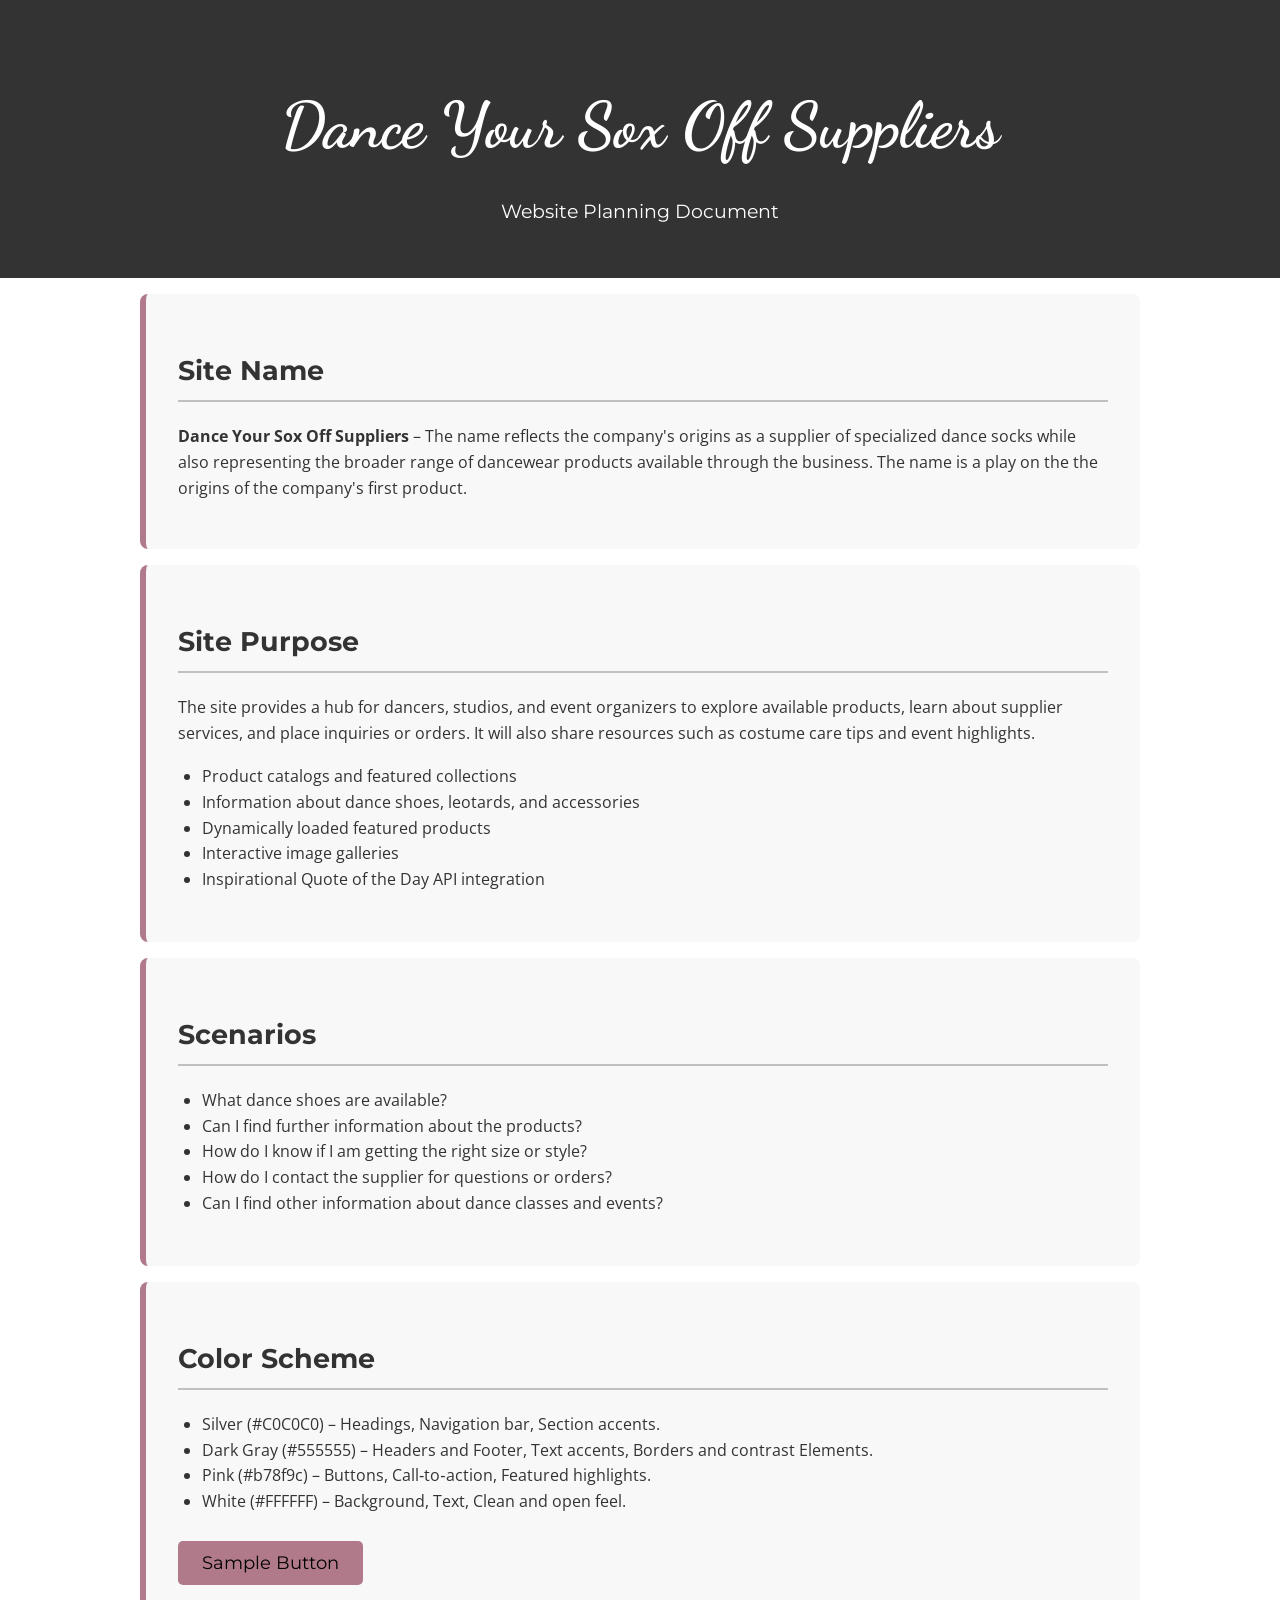
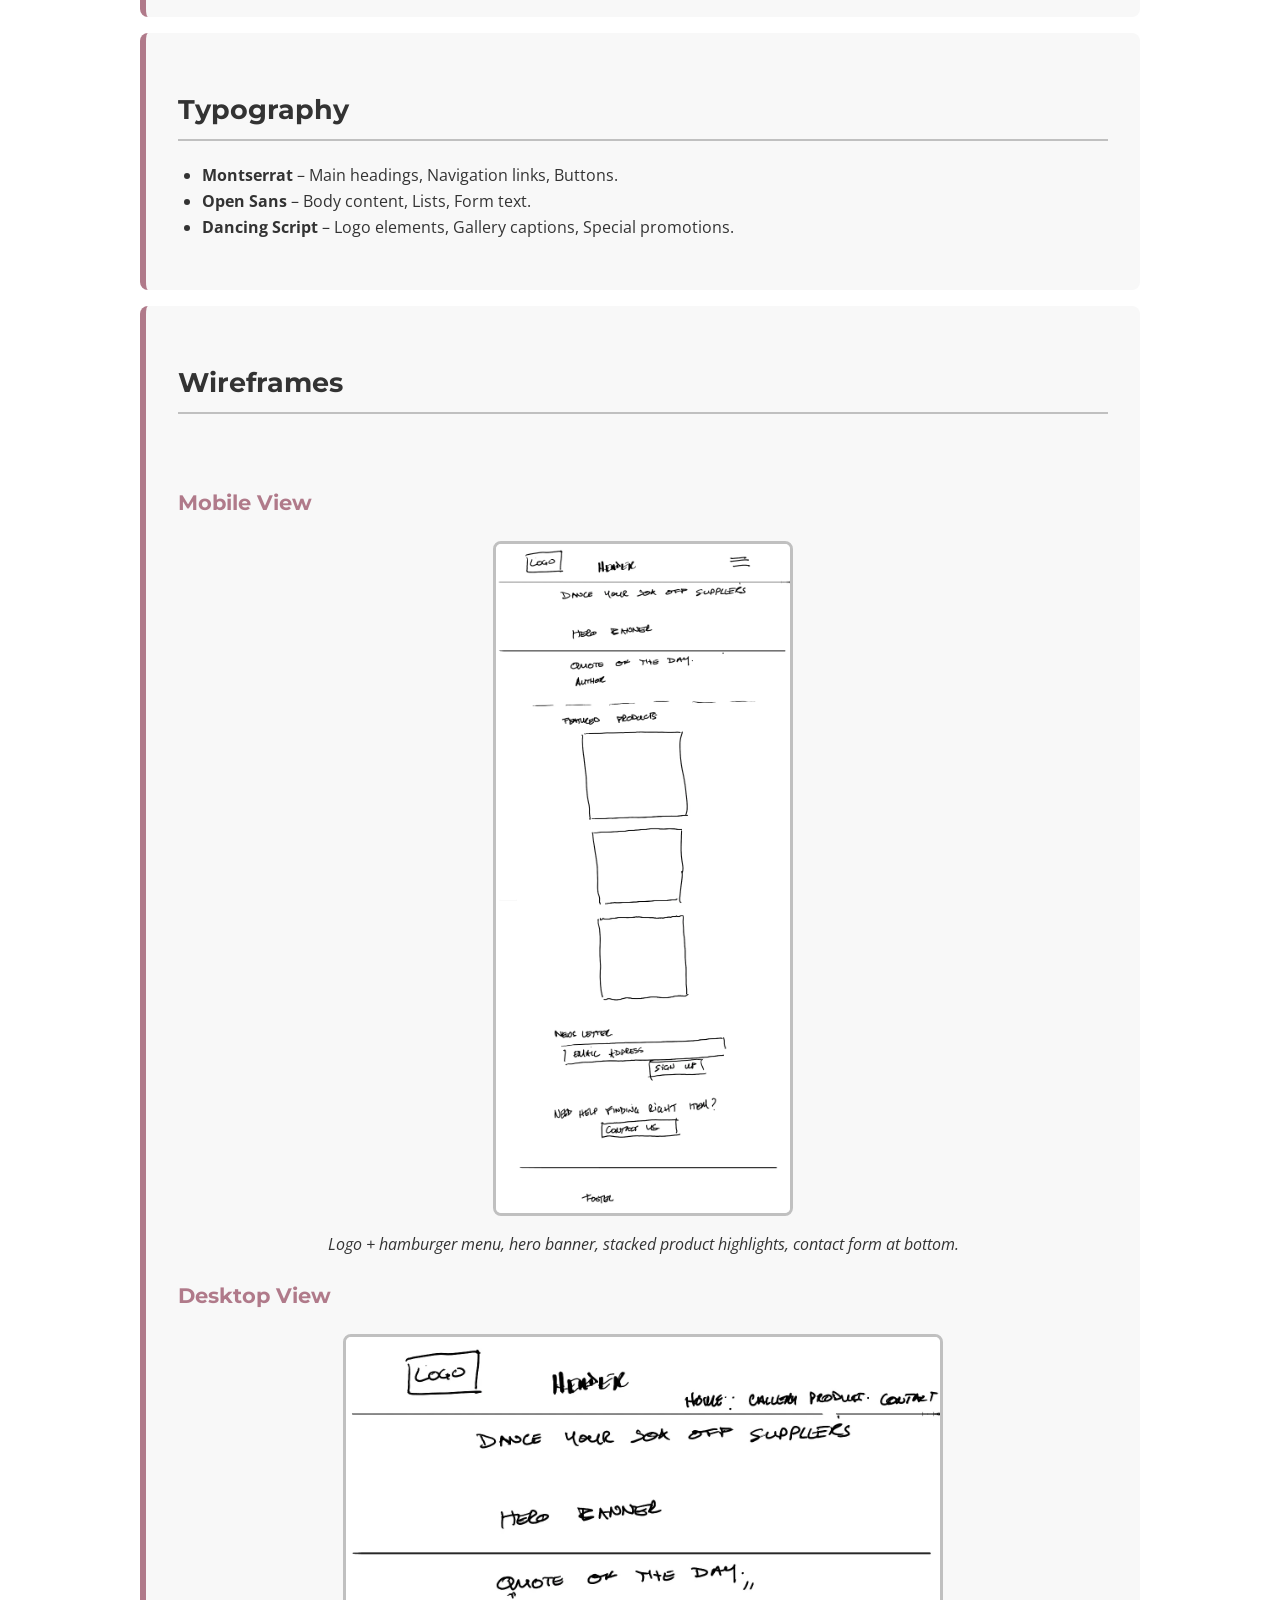
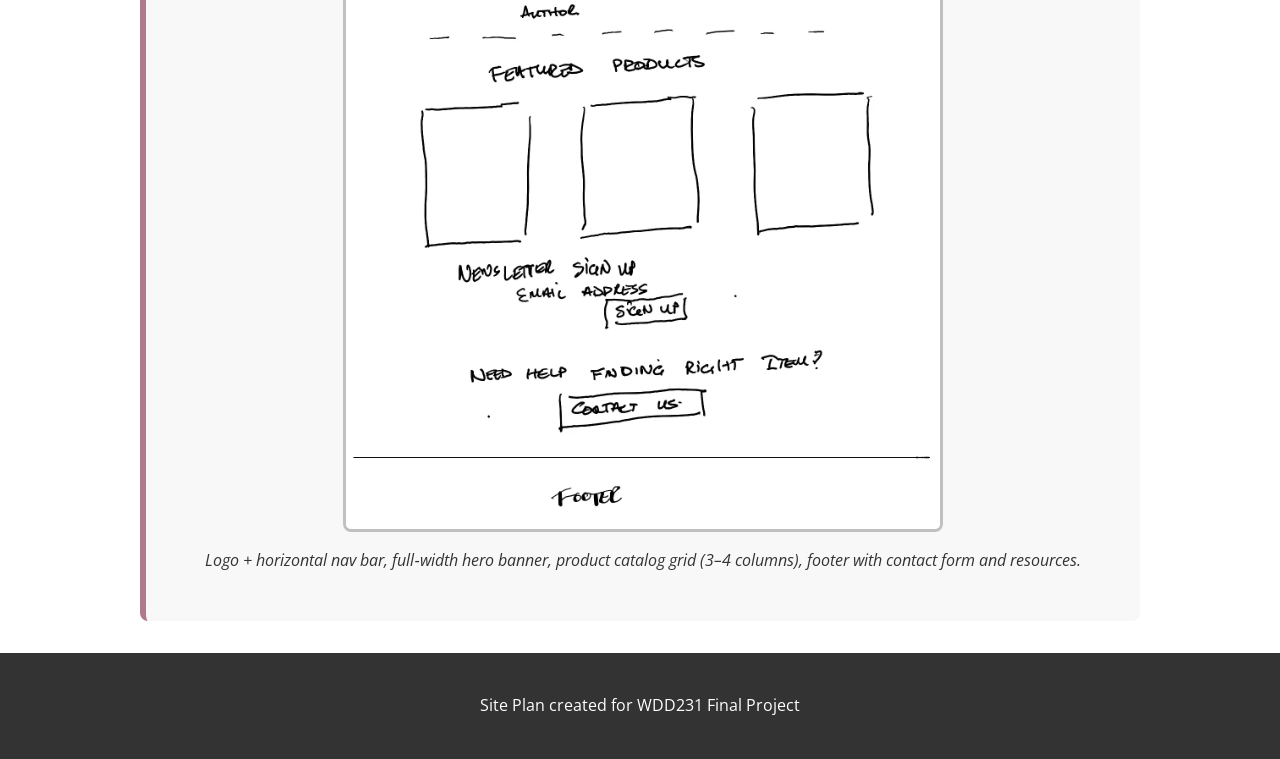
<file: project/siteplan.html>
<!DOCTYPE html>
<html lang="en">

<head>
  <meta charset="UTF-8">
  <meta name="viewport" content="width=device-width, initial-scale=1.0">

  <title>Dance Your Sox Off Suppliers | Site Plan</title>

  <meta name="author" content="Rory O'Connell-Maritz">
  <meta name="description" content="WDD 231 Final Project Site Plan for Dance Your Sox Off Suppliers">

  <link rel="preconnect" href="https://fonts.googleapis.com">
  <link rel="preconnect" href="https://fonts.gstatic.com" crossorigin>

  <link
    href="https://fonts.googleapis.com/css2?family=Montserrat:wght@400;700&family=Open+Sans:wght@400;700&family=Dancing+Script:wght@700&display=swap"
    rel="stylesheet">

  <link rel="stylesheet" href="styles/normalize.css">
  <link rel="stylesheet" href="styles/site-plan.css">

  <link rel="icon" href="favicon.ico">

  <meta property="og:title" content="Dance Your Sox Off Suppliers Site Plan">
  <meta property="og:description" content="WDD 231 Final Project Site Plan">
  <meta property="og:image" content="images/siteplan-preview.webp">
  <meta property="og:url" content="https://rmmaritz.github.io/wdd231/">
</head>

<body>
  <header>
    <h1>Dance Your Sox Off Suppliers</h1>
    <p class="accent">Website Planning Document</p>
  </header>
  <main>
    <section>
      <h2>Site Name</h2>
      <p><strong>Dance Your Sox Off Suppliers</strong> – The name reflects the company's origins as a supplier of
        specialized dance socks while also representing the broader
        range of dancewear products available through the business. The name is a play on the the origins of the
        company's
        first product.</p>
    </section>

    <section>
      <h2>Site Purpose</h2>
      <p>The site provides a hub for dancers, studios, and event organizers to explore available products, learn about
        supplier services, and place inquiries or orders. It will also share resources such as costume care tips and
        event
        highlights.</p>
      <ul>
        <li>Product catalogs and featured collections</li>
        <li>Information about dance shoes, leotards, and accessories</li>
        <li>Dynamically loaded featured products</li>
        <li>Interactive image galleries</li>
        <li>Inspirational Quote of the Day API integration</li>
      </ul>
    </section>

    <section>
      <h2>Scenarios</h2>
      <ul>
        <li>What dance shoes are available?</li>
        <li>Can I find further information about the products?</li>
        <li>How do I know if I am getting the right size or style?</li>
        <li>How do I contact the supplier for questions or orders?</li>
        <li>Can I find other information about dance classes and events?</li>
      </ul>
    </section>

    <section>
      <h2>Color Scheme</h2>
      <ul>
        <li>Silver (#C0C0C0) – Headings, Navigation bar, Section accents.</li>
        <li>Dark Gray (#555555) – Headers and Footer, Text accents, Borders and contrast Elements.</li>
        <li>Pink (#b78f9c) – Buttons, Call‑to‑action, Featured highlights.</li>
        <li>White (#FFFFFF) – Background, Text, Clean and open feel.</li>
      </ul>

      <button class="accent-btn">Sample Button</button>
    </section>

    <section>
      <h2>Typography</h2>
      <ul>
        <li><strong>Montserrat</strong> – Main headings, Navigation links, Buttons.</li>
        <li><strong>Open Sans</strong> – Body content, Lists, Form text.</li>
        <li><strong>Dancing Script</strong> – Logo elements, Gallery captions, Special promotions.</li>
      </ul>
    </section>

    <section>
      <h2>Wireframes</h2><br>
      <h3>Mobile View</h3>
      <img src="images/siteplan-small.webp" alt="Mobile wireframe layout" width="300" loading="lazy">
      <p class="wireframe-caption">Logo + hamburger menu, hero banner, stacked product highlights, contact form at
        bottom.
      </p>

      <h3>Desktop View</h3>
      <img src="images/siteplan-large.webp" alt="Desktop wireframe layout" width="600" loading="lazy">
      <p class="wireframe-caption">Logo + horizontal nav bar, full‑width hero banner, product catalog grid (3–4
        columns),
        footer with contact form
        and
        resources.</p>
    </section>
  </main>

  <footer>
    <p>Site Plan created for WDD231 Final Project</p>
  </footer>
</body>

</html>
</file>
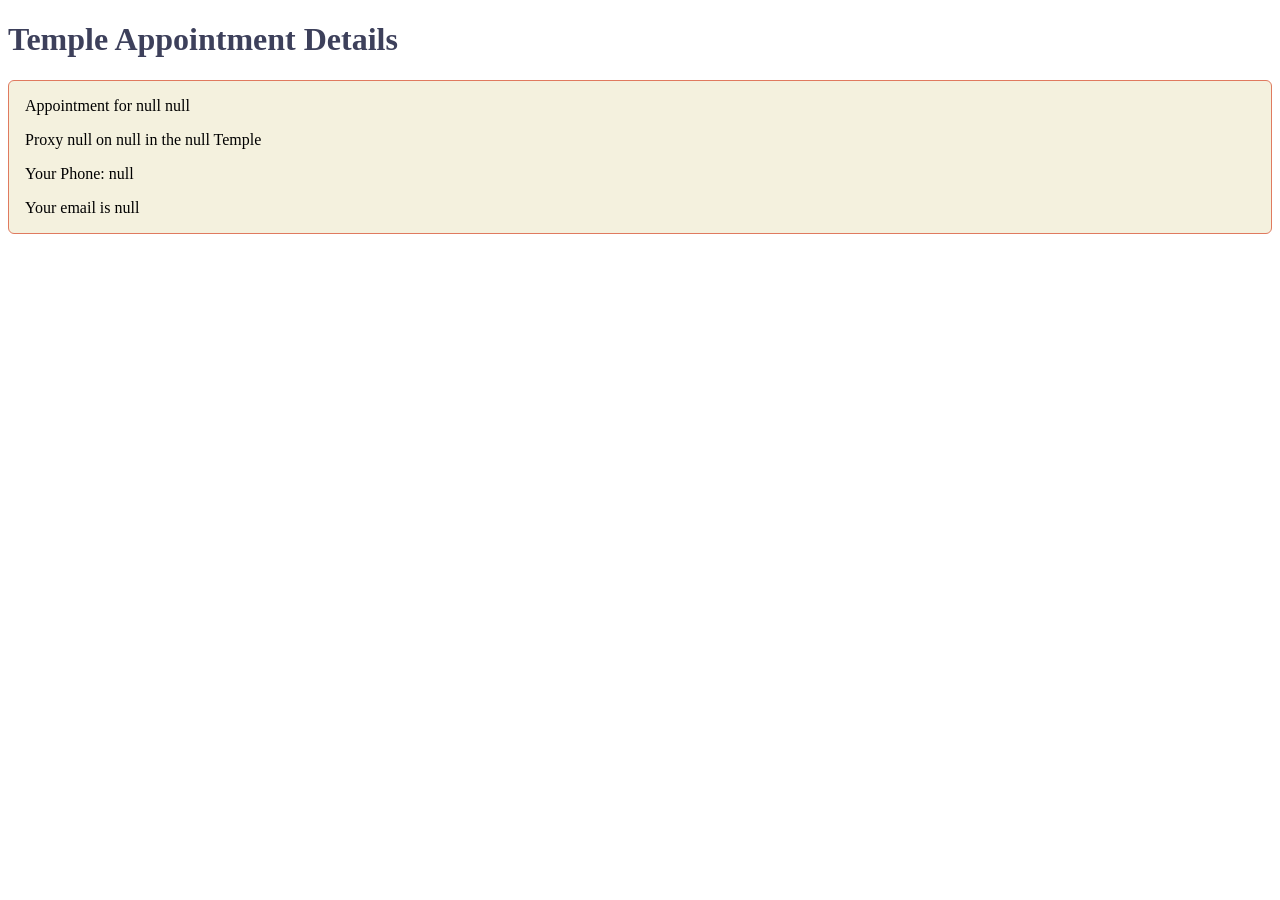
<file: starthere/thanks.html>
<!DOCTYPE html>
<html lang="en">

<head>
  <meta charset="UTF-8">
  <meta name="viewport" content="width=device-width, initial-scale=1.0">
  <meta name="description" content="Web Lab Start File">
  <meta name="author" content="Paul Cheney">

  <link rel="stylesheet" href="styles/small.css">
  <link rel="stylesheet" href="styles/large.css">

  <title>Web Lab Start File</title>
</head>

<body>

  <main>
    <h1>Temple Appointment Details</h1>

    <div id="results"></div>

  </main>



  <script src="js/scripts.js"></script>
</body>
</html>
</file>
<file: styles/small.css>
:root {
  --primary-color: #003366;
  --secondary-color: #f4f4f4;
  --text-color: #333;
}

* {
  box-sizing: border-box;
}

body {
  margin: 0;
  font-family: Arial, Helvetica, sans-serif;
  color: var(--text-color);
}

/* HEADER */
header {
  display: block;
  background-color: var(--primary-color);
  color: white;
  position: relative;
}

header img {
  width: 40px;
  height: auto;
}

.logo-container {
  background-color: #f0f0f0;
  border-radius: 50%;
  padding: 0.4rem;
  width: 60px;
  height: 60px;

  display: flex;
  align-items: center;
  justify-content: center;
}

.logo {
  width: 50px;
  height: auto;
}

header span {
  font-size: 1.2rem;
  font-weight: bold;
}

.site-branding {
  display: grid;
  grid-template-columns: 44px 1fr 44px;
  align-items: center;
  position: relative;
  gap: 0.5rem;
  padding: 1rem;
}

/* HAMBURGER BUTTON */
#nav-button {
  background: none;
  border: none;
  color: white;
  font-size: 2rem;
  cursor: pointer;
}

#nav-button::before {
  content: "\2630";
}

#nav-button.show::before {
  content: "\00D7";
}

/* NAVIGATION */
.navigation {
  display: none;
  position: absolute;
  top: 100%;
  left: 0;
  width: 100%;
  background-color: var(--primary-color);
}

.navigation.show {
  display: block;
}

.navigation ul {
  list-style: none;
  margin: 0;
  padding: 0;
}

.navigation a {
  display: block;
  padding: 1rem;
  text-decoration: none;
  color: white;
  background-color: #004080;
}

.navigation a[aria-current="page"] {
  background-color: black;
}

.navigation a:hover {
  background-color: #0055aa;
}

/* MAIN */
main {
  max-width: 1000px;
  margin: 0 auto;
  padding: 0 1rem 1rem 1rem;
}

h1 {
  color: var(--primary-color);
  margin-bottom: 1rem;
}

/* TOP CARDS */
.top-cards {
  display: grid;
  gap: 1rem;
}

.card {
  background-color: var(--secondary-color);
  border: 1px solid #ddd;
  border-radius: 8px;
  overflow: hidden;
  margin-bottom: 1rem;
}

.card h2 {
  margin: 0;
  padding: 0.75rem;
  background-color: var(--primary-color);
  color: white;
  text-align: center;
  font-size: 1.1rem;
}

.about-me-content {
  padding: 1rem;
  line-height: 1.5;
}

/* PHOTO */
.photo-container {
  padding: 1rem;
  text-align: center;
}

.student-photo {
  width: 100%;
  max-width: 250px;
  height: auto;
  display: block;
  margin: 0 auto;
}

/* COURSE SECTION */
.filter-buttons {
  display: flex;
  gap: 0.5rem;
  padding: 1rem;
}

.filter-buttons button {
  flex: 1;
  padding: 0.75rem;
  border: 1px solid #999;
  background-color: #e0e0e0;
  cursor: pointer;
  font-weight: bold;
}

.filter-buttons button:hover {
  background-color: #d0d0d0;
}

.certificate-courses {
  margin-top: 1rem;
}

#courses {
  display: grid;
  gap: 0.5rem;
  padding: 0 1rem 1rem;
}

.course-card {
  padding: 0.75rem;
  text-align: center;
  border: 1px solid #999;
  background-color: #e0e0e0;
  font-weight: 500;
}

.completed {
  background-color: #4a3426;
  color: white;
}

#credits {
  text-align: center;
  padding-bottom: 1rem;
  font-weight: bold;
}

/* FOOTER */
footer {
  text-align: center;
  padding: 1rem;
  background-color: var(--primary-color);
  color: white;
}

.social {
  display: flex;
  justify-content: center;
  gap: 1rem;
  margin: 1rem 0;
}

.social img {
  width: 40px;
  height: auto;
}

footer p {
  margin: 0.5rem 0;
}

dialog {
  border: none;
  border-radius: 10px;
  padding: 1.5rem;
  width: 90%;
  max-width: 600px;
  background-color: white;
  box-shadow: 0 0 20px rgba(0, 0, 0, 0.3);
}

dialog::backdrop {
  background-color: rgba(0, 0, 0, 0.6);
}

dialog button {
  position: absolute;
  top: 1rem;
  right: 1rem;
  border: none;
  background: transparent;
  font-size: 1.4rem;
  cursor: pointer;
}

dialog h2 {
  color: var(--primary-color);
  margin-bottom: .5rem;
}

dialog p {
  margin-bottom: .5rem;
}
</file>
<file: styles/larger.css>
@media screen and (min-width: 768px) {

  #nav-button {
    display: none;
  }

  .navigation {
    display: block;
    position: static;
    width: auto;
  }

  .navigation ul {
    display: flex;
    justify-content: flex-start;
  }

  .navigation a {
    padding: 1rem 2rem;
  }

  .site-branding {
    display: flex;
    align-items: center;
    gap: 1rem;
  }

  .top-cards {
    display: grid;
    grid-template-columns: 2fr 1fr;
    gap: 1rem;
    align-items: stretch;
  }

  .card {
    height: 100%;
  }

  .student-photo {
    max-width: 100%;
  }

  #courses {
    grid-template-columns: repeat(3, 1fr);
  }

  footer {
    padding: 2rem;
  }
}
</file>
<file: chamber/styles/shared-small.css>
:root {
  --primary: #003366;
  --secondary: #005fa3;
  --light: #f4f4f4;
}

body {
  margin: 0;
  font-family: "Roboto", sans-serif;;
}

header,
footer {
  background: var(--primary);
  color: white;
  text-align: center;
  padding: 1rem;
}

header {
  position: relative;
}

.header-content {
  display: flex;
  align-items: center;
  gap: 1rem;
  text-align: left;
}

.header-content img {
  width: 80px;
  height: auto;
  flex-shrink: 0;
}

.title-group {
  flex: 1;
}

.title-group p {
  margin: .25rem 0 0;
}

.site-name {
  font-size: 1.4rem;
  font-weight: bold;
  line-height: 1.2;
  padding-right: 4rem;
}

#menu {
  position: absolute;
  top: 1rem;
  right: 1rem;
  background: none;
  border: none;
  color: white;
  font-size: 2rem;
  cursor: pointer;
}

.navigation {
  list-style: none;
  margin: 0;
  padding: 0;
  display: none;
}

.navigation.open {
  display: block;
}

.navigation li {
  border-top: 1px solid rgba(255, 255, 255, .2);
}

.navigation a {
  display: block;
  padding: .75rem;
  color: white;
  text-decoration: none;
}

.navigation a:hover {
  background-color: var(--secondary);
}

.active {
  font-weight: bold;
  border-bottom: 3px solid white;
}

main h1 {
  margin: 1rem;
}

footer {
  display: flex;
  flex-direction: column;
  gap: 1rem;
  text-align: center;
  font-size:0.8rem;
}

.footer-title {
  font-size: 1rem;
  font-weight: bold;
  margin-bottom: .5rem;
}

.footer-center {
  display: flex;
  justify-content: center;
  gap: 1rem;
}

.footer-center img {
  width: 32px;
  height: auto;
  transition: transform 0.2s ease;
}

.footer-center img:hover {
  transform: scale(1.1);
}

.footer-left p,
.footer-right p {
  margin: .25rem 0;
}
</file>
<file: chamber/styles/shared-large.css>
@media only screen and (min-width: 768px) {

  #menu {
    display: none;
  }

  .navigation {
    display: flex;
    justify-content: center;
    align-items: center;
    gap: 2rem;
    margin-top: 1rem;
  }

  .navigation.open {
    display: flex;
  }

  .navigation li {
    border: none;
  }

  .navigation a {
    padding: .5rem;
  }

  .header-content img {
    width: 120px;
  }

  main {
    max-width: 1200px;
    margin: 0 auto;
    padding: 1rem;
  }

    footer {
      display: grid;
      grid-template-columns: 1fr auto 1fr;
      align-items: center;
      gap: 2rem;
      text-align: left;
    }
  
    .footer-center {
      justify-content: center;
    }
  
    .footer-right {
      text-align: right;
    }
}
</file>
<file: chamber/styles/home.css>
.hero {
  position: relative;
}

.hero img {
  width: 100%;
  height: 350px;
  object-fit: cover;
  display: block;
}

.hero-content {
  position: absolute;
  bottom: 1.5rem;
  right: 1.5rem;
  z-index: 1;
  display: flex;
  flex-direction: column;
  align-items: flex-end;
  gap: 0.75rem;
}

.home-grid {
  display: grid;
  gap: 1rem;
  margin: 1rem;
}

.hero::after {
  content: "";
  position: absolute;
  inset: 0;
  background: rgba(0, 0, 0, 0.35);
}

.hero-text {
  color: #ffffff;
  background-color: rgba(0, 51, 102, 0.75);
  padding: 0.5rem 1rem;
  border-radius: 6px;
  font-size: 1.5rem;
  font-weight: 700;
  margin-bottom: 0.5rem;
}

.cta-button {
  display: inline-block;
  background-color: #d4af37;
  color: #003366;
  text-decoration: none;
  font-weight: 700;
  padding: 0.75rem 1.5rem;
  border-radius: 6px;
  box-shadow: 0 2px 6px rgba(0, 0, 0, 0.3);
}

.cta-button:hover {
  background-color: #e5bf46;
}

.card {
  border: 1px solid #ccc;
  border-radius: 8px;
  background-color: #fff;
}

.card h2 {
  background-color: #003366;
  color: white;
  padding: .75rem;
  margin: 0;
}

.card h3 {
  padding: .75rem;
  margin: 0;
}

.card p {
  padding: .75rem;
  margin: 0;
}

.card.weather {
  text-align: center;
}

#current-weather {
  padding: 1rem 1rem 0.5rem;
  border-bottom: 1px solid #ddd;
}

#current-weather p:first-child {
  font-size: 2rem;
  font-weight: 700;
  color: #003366;
  margin: 0;
}

#current-weather img {
  display: block;
  margin: 0.25rem auto;
  width: 80px;
  height: 80px;
  filter: brightness(0.9) contrast(0.5);
}

#current-weather p:last-child {
  margin: 0;
  padding: 0 0 0.5rem;
  font-size: 1rem;
  text-transform: capitalize;
}

#forecast {
  display: grid;
  grid-template-columns: repeat(3, 1fr);
  gap: 0.75rem;
  padding: 0.75rem 1rem 1rem;
}

#forecast div {
  background-color: #f5f5f5;
  border-radius: 8px;
  padding: 0.75rem;
}

#forecast div p {
  margin: 0;
  padding: 0;
}

#forecast div p:first-child {
  font-weight: 700;
  color: #003366;
  margin-bottom: 0.25rem;
}

#forecast div p:last-child {
  font-size: 1.1rem;
}

.spotlights {
  margin: 1rem;
}

#spotlight-container {
  display: grid;
  gap: 1rem;
}

.spotlight-card {
  background-color: #fff;
  border: 1px solid #d4af37;
  border-radius: 8px;
  padding: 1rem;
  text-align: center;
}

.spotlight-card h3 {
  margin: 0 0 0.75rem 0;
  padding: 0;
  color: #003366;
}

.spotlight-card img {
  width: 100%;
  max-width: 200px;
  height: 140px;
  object-fit: contain;
  display: block;
  margin: 0 auto 0.75rem;
}

.tagline {
  margin: 0 0 0.75rem 0;
  font-size: 1rem;
}

.spotlight-card p {
  padding: 0;
  margin: 0.3rem 0;
  font-size: 0.9rem;
  line-height: 1.3;
}

.spotlight-card strong {
  display: inline;
}

.spotlight-card a {
  display: inline-block;
  margin: 0.5rem 0;
  font-size: 0.9rem;
}

.membership-level {
  font-weight: 700;
  color: #8b6b00;
  font-size: 1rem;
  margin: 0.5rem 0 0;
}

@media screen and (min-width: 768px) {
  #spotlight-container {
    grid-template-columns: repeat(3, 1fr);
    gap: 1rem;
  }
}
</file>
<file: starthere/styles/small.css>
*{box-sizing: border-box;}
html {
  -webkit-text-size-adjust: 100%; 
  -ms-text-size-adjust: 100%;
}

h1 {
  color: #3D405B;
}

form {
    margin: 1rem 2%;
  
    label {
      display: block;
      font-size: .8rem;
      color: purple;
      padding-top: .2rem;
    }
    h3 {
      font-size: .9rem;
      color: #E07A5F;
      margin: 1.5rem 0 .2rem 0;
      border-bottom: 1px solid #eee;
    }
  
    input[type=text],
    input[type=tel],
    input[type=date],
    input[type=email],
    select {
      display: block;
      margin: .1rem 0 1rem 0 ;
      padding: .3rem;
      border: 1px solid #999;
      border-radius: 4px;
      border-left-width: 5px;
      border-left-color:#555;
      font-size: 1rem;
      color: #3D405B;
      width: 250px;
    }
  
    input:required {border-left-color: #d70000;}
    input:focus {border-left-color: black; outline:none;}
    input:required:valid{border-left-color: green;}
  
    input[type=submit] {
      border: none;
      text-align: center;
      background-color: #3D405B;
      color: white;
      border-radius: 1rem;
      padding: .75rem 1.5rem;
      margin: 2rem 0;
      font-size: 1.2rem;
      -webkit-appearance: none;
      appearance: none;
    }
  }
  input:-webkit-autofill{
    -webkit-text-fill-color: #3D405B;
  }
  
  #results {
    background-color: #F4F1DE;
    padding: 0 1rem;
    border: 1px solid #E07A5F;
    border-radius: 6px;
  }
</file>
<file: starthere/styles/large.css>
@media only screen and (min-width: 38rem) {


} /*end media query*/
</file>
<file: styles/prophets.css>
body {
  font-family: "Open Sans", sans-serif;
  margin: 0;
  padding: 1rem;
  background-color: #f5f5f5;
}

h1 {
  text-align: center;
  color: #003366;
}

#cards {
  display: grid;
  grid-template-columns: repeat(auto-fit, minmax(320px, 1fr));
  gap: 1rem;
}

#cards section {
  background: white;
  border-radius: 10px;
  padding: 1rem;
  text-align: center;
  box-shadow: 0 0 10px rgba(0, 0, 0, .2);
}

#cards h2 {
  color: #003366;
  font-family: "Libre Baskerville", serif;
  font-style: italic;
}

#cards img {
  width: 100%;
  max-width: 300px;
  height: auto;
  border-radius: 8px;
}

/* FOOTER */
footer {
  text-align: center;
  padding: 1rem;
  background-color: var(--primary-color);
  color: black;
}

.social {
  display: flex;
  justify-content: center;
  gap: 1rem;
  margin: 1rem 0;
}

.social img {
  width: 40px;
  height: auto;
}

footer p {
  margin: 0.5rem 0;
}
</file>
<file: chamber/styles/directory.css>
.view-buttons {
  text-align: center;
  margin: 1rem 0;
}

.view-buttons button {
  padding: .75rem 1rem;
  margin: .25rem;
}

.grid {
  display: grid;
  grid-template-columns: 1fr;
  gap: 1rem;
  padding: 1rem;
}

.grid article {
  border: 1px solid #ccc;
  padding: 1rem;
  text-align: center;
}

.grid img {
  width: 120px;
  height: auto;
}

.grid article,
.list article {
  background-color: white;
  border-radius: 8px;
}

.grid article h3 {
  margin: .5rem 0;
}

.grid article a,
.list article a {
  color: var(--secondary);
  text-decoration: none;
}

.member-card {
  background: #f0f0f0;
  border-radius: 8px;
  overflow: hidden;
  border: 1px solid #ccc;
  margin: 0 .5rem;
}

.card-header {
  text-align: center;
  padding: .5rem;
  border-bottom: 1px solid #bbb;
}

.card-header h3 {
  margin: 0;
  font-size: 1.4rem;
}

.card-header p {
  margin: 0;
  font-size: .85rem;
  color: #555;
}

.card-body {
  display: flex;
  align-items: center;
  gap: 1rem;
  padding: 1rem;
}

.card-body img {
  width: 80px;
  height: 80px;
  object-fit: contain;
  flex-shrink: 0;
}

.contact-info {
  flex: 1;
}

.contact-info p {
  margin: .4rem 0;
  font-size: .9rem;
}

.contact-info a {
  color: var(--primary);
  text-decoration: none;
}

.contact-info a:hover {
  text-decoration: underline;
}

.list {
  display: block;
}

.list .member-card {
  margin-bottom: .5rem;
}

.list .card-header {
  text-align: left;
  padding-left: 1rem;
}

.list .card-body {
  display: block;
  padding: 1rem;
}

.list .card-body img {
  display: none;
}

.list .contact-info {
  width: 100%;
}

@media only screen and (min-width: 768px) {

  .grid {
    grid-template-columns: repeat(3, 1fr);
  }

  .card-body {
    align-items: flex-start;
  }

}
</file>
<file: chamber/styles/discover.css>
#visit-message {
  margin: 1rem;
  padding: 1rem;
  background-color: #eef6ff;
  border-left: 5px solid var(--secondary);
  border-radius: 8px;
  font-weight: bold;
}

#cards {
  display: grid;
  gap: 1rem;
  padding: 1rem;

  grid-template-areas:
    "card1"
    "card2"
    "card3"
    "card4"
    "card5"
    "card6"
    "card7"
    "card8";
}

.card {
  display: flex;
  flex-direction: column;
  height: 100%;
  border: 1px solid #ddd;
  border-radius: 10px;
  overflow: hidden;
  background-color: white;
  box-shadow: 0 2px 6px rgba(0, 0, 0, .15);
}

.card h2 {
  margin: 0;
  padding: 0.5rem;
  background-color: var(--primary);
  color: white;
  text-align: center;
  height: 4rem;
  display: flex;
  justify-content: center;
  align-items: center;
}

.card figure {
  margin: 0;
}

.card img {
  width: 100%;
  height: 250px;
  object-fit: cover;
  display: block;
}

.card address,
.card p {
  padding: 0 1rem;
}

.card address {
  font-style: normal;
  font-weight: bold;
  margin-top: 1rem;
}

.card button {
  margin-top: auto;
  padding: .75rem 1rem;
  border: none;
  border-radius: 5px;
  background-color: var(--secondary);
  color: white;
  cursor: pointer;
}

.card button:hover {
  background-color: var(--primary);
}

dialog {
  width: min(600px, 90%);
  border: none;
  border-radius: 10px;
  padding: 1.5rem;
  box-shadow: 0 0 20px rgba(0, 0, 0, .3);
}

dialog::backdrop {
  background: rgba(0, 0, 0, .6);
}

.dialog-image {
  width: 250px;
  height: auto;
  display: block;
  border-radius: 8px;
  margin-bottom: 1rem;
}

#dialog-content p {
  margin-bottom: .75rem;
}

#close-dialog {
  background: var(--primary);
  color: white;
  border: none;
  padding: .75rem 1rem;
  border-radius: 5px;
  cursor: pointer;
  margin-top: 1rem;
}

#close-dialog:hover {
  background: var(--secondary);
}
</file>
<file: chamber/styles/discover-medium.css>
@media screen and (min-width: 641px) {

  #cards {
    grid-template-columns: 1fr 1fr;

    grid-template-areas:
      "card1 card2"
      "card3 card4"
      "card5 card6"
      "card7 card8";
  }

  .card {
    transition: transform 0.3s ease,
      box-shadow 0.3s ease;
  }

  .card:hover {
    transform: translateY(-4px);
    box-shadow: 0 10px 20px rgba(0, 0, 0, .2);
  }

  .card img {
    transition: filter 0.3s ease,
      transform 0.3s ease;
  }

  .card:hover img {
    filter: brightness(1.1);
  }
}
</file>
<file: chamber/styles/discover-large.css>
@media screen and (min-width: 1025px) {

  #cards {
    grid-template-columns: repeat(4, 1fr);

    grid-template-areas:
      "card1 card2 card3 card4"
      "card5 card6 card7 card8";
  }

  .card img {
    transition: transform .3s ease,
      filter .3s ease;
  }

  .card img:hover {
    transform: scale(1.05);
    filter: brightness(1.1);
  }
}
</file>
<file: chamber/styles/join-small.css>
main {
  max-width: 1200px;
  margin: 0 auto;
  padding: 1rem;
}

.join-container {
  display: grid;
  grid-template-columns: 1fr;
  gap: 2rem;
}

.membership-form,
.membership-levels {
  width: 100%;
}

.membership-form h2,
.membership-levels h2 {
  margin-bottom: 1rem;
}

.join-form {
  display: flex;
  flex-direction: column;
  gap: 1rem;
}

.join-form label {
  display: flex;
  flex-direction: column;
  gap: 0.35rem;
  font-weight: 700;
}

.join-form input,
.join-form textarea {
  width: 100%;
  box-sizing: border-box;
  padding: 0.75rem;
  border: 1px solid #777;
  border-radius: 6px;
  font: inherit;
}

.join-form input:focus,
.join-form textarea:focus {
  outline: 2px solid #1f4e79;
  outline-offset: 2px;
}

.join-form textarea {
  resize: vertical;
}

.join-form fieldset {
  padding: 1rem;
  border: 1px solid #777;
  border-radius: 6px;
}

.join-form legend {
  padding: 0 0.5rem;
  font-weight: 700;
}

.join-form fieldset label {
  display: flex;
  flex-direction: row;
  align-items: center;
  gap: 0.5rem;
  margin: 0.75rem 0;
  font-weight: 400;
}

.join-form input[type="radio"] {
  width: auto;
}

.submit-button {
  padding: 0.85rem 1.25rem;
  border: none;
  border-radius: 6px;
  background-color: #1f4e79;
  color: #fff;
  font: inherit;
  font-weight: 700;
  cursor: pointer;
}

.submit-button:hover {
  background-color: #163a5c;
}

.submit-button:focus-visible {
  outline: 3px solid #f4b400;
  outline-offset: 3px;
}

.membership-cards {
  display: grid;
  gap: 1rem;
}

.membership-card {
  padding: 1.5rem;
  text-align: center;
  border: 1px solid #ccc;
  border-radius: 10px;
  background-color: #f5f5f5;
  box-shadow: 0 2px 8px rgb(0 0 0 / 15%);

  opacity: 0;
  animation: cardEntrance 0.6s ease-out forwards;
}

.membership-card h3 {
  margin-top: 0;
}

.membership-card p {
  margin-bottom: 1rem;
}

.membership-card button {
  padding: 0.65rem 1rem;
  border: none;
  border-radius: 5px;
  background-color: #1f4e79;
  color: #fff;
  font: inherit;
  cursor: pointer;
}

.membership-card button:hover {
  background-color: #163a5c;
}

.membership-card button:focus-visible {
  outline: 3px solid #f4b400;
  outline-offset: 3px;
}

.membership-card:nth-child(1) {
  animation-delay: 0.1s;
}

.membership-card:nth-child(2) {
  animation-delay: 0.2s;
}

.membership-card:nth-child(3) {
  animation-delay: 0.3s;
}

.membership-card:nth-child(4) {
  animation-delay: 0.4s;
}

@keyframes cardEntrance {
  from {
    opacity: 0;
    transform: translateY(25px);
  }

  to {
    opacity: 1;
    transform: translateY(0);
  }
}

#membership-details {
  position: relative;
  width: min(90%, 500px);
  padding: 2rem;
  box-sizing: border-box;
  border: none;
  border-radius: 10px;
  box-shadow: 0 8px 30px rgb(0 0 0 / 35%);
}

#membership-details::backdrop {
  background-color: rgb(0 0 0 / 60%);
}

#membership-details h2 {
  margin-top: 0;
  padding-right: 2rem;
  color: #1f4e79;
}

#membership-details ul {
  padding-left: 1.5rem;
}

#membership-details li {
  margin-bottom: 0.5rem;
}

.membership-cost {
  margin-top: 1.25rem;
}

.close-modal {
  position: absolute;
  top: 0.5rem;
  right: 0.75rem;

  width: 40px;
  height: 40px;

  border: none;
  background: transparent;
  color: #333;

  font-size: 1.8rem;
  line-height: 1;
  cursor: pointer;
}

.close-modal:hover {
  color: #b00020;
}

.close-modal:focus-visible {
  outline: 2px solid #1f4e79;
  border-radius: 4px;
}

@media (prefers-reduced-motion: reduce) {

  .membership-card {
    animation: none;
    opacity: 1;
    transform: none;
  }
}
</file>
<file: chamber/styles/join-large.css>
@media screen and (min-width: 768px) {

  main {
    padding: 2rem;
  }

  .join-container {
    grid-template-columns:
      minmax(0, 1.2fr) minmax(280px, 0.8fr);

    gap: 3rem;
    align-items: start;
  }

}
</file>
<file: chamber/styles/chamber-site-plan.css>
@import url('https://fonts.googleapis.com/css2?family=Roboto:wght@300;400;700&display=swap');

:root {
  --primary-color: #003366;
  --secondary-color: #0066cc;
  --background: #f5f5f5;
  --text-color: #222;
}

body {
  font-family: 'Roboto', sans-serif;
  background: var(--background);
  color: var(--text-color);
  margin: 0;
}

header,
footer {
  background: var(--primary-color);
  color: white;
  text-align: center;
  padding: 1rem;
}

main {
  max-width: 1000px;
  margin: auto;
  padding: 1rem;
}

section {
  background: white;
  margin-bottom: 1rem;
  padding: 1rem;
  border-radius: 8px;
}

h1,
h2 {
  color: var(--primary-color);
}

img {
  width: 100%;
  max-width: 500px;
  display: block;
  margin: 1rem auto;
}
</file>
<file: chamber/styles/thankyou.css>
.thankyou-card {
  max-width: 700px;
  margin: 2rem auto;
  padding: 2rem;
  background-color: #fff;
  border-radius: 10px;
  box-shadow: 0 2px 10px rgb(0 0 0 / 15%);
}

#results p {
  margin: 1rem 0;
  padding-bottom: 0.5rem;
  border-bottom: 1px solid #ddd;
}

.thankyou-actions {
  display: flex;
  gap: 1rem;
  margin-top: 2rem;
  flex-wrap: wrap;
}

.action-button {
  display: inline-block;
  padding: 0.75rem 1.5rem;
  background-color: #1f4e79;
  color: white;
  text-decoration: none;
  border-radius: 6px;
  font-weight: 700;
}

.action-button:hover {
  background-color: #163a5c;
}
</file>
<file: project/styles/site-plan.css>
:root {
  --silver: #c0c0c0;
  --dark-gray: #333333;
  --pink: #B07A8A;
  --white: #ffffff;
  --black: #000000;

  --heading-font: "Montserrat", sans-serif;
  --body-font: "Open Sans", sans-serif;
  --accent-font: "Dancing Script", cursive;
}

* {
  box-sizing: border-box;
}

body {
  font-family: var(--body-font);
  line-height: 1.6;
  background-color: var(--white);
  color: var(--dark-gray);
  margin: 0;
}

main {
  max-width: 1000px;
  margin: 0 auto;
}

header {
  background-color: var(--dark-gray);
  color: var(--white);
  text-align: center;
  padding: 2rem;
}

header h1 {
  font-family: var(--accent-font);
  font-size: 3rem;
  margin-bottom: .5rem;
}

.accent {
  font-family: var(--heading-font);
  color: var(--white);
  font-size: 1.2rem;
}

section {
  background-color: #f8f8f8;
  margin: 1rem auto;
  padding: 1.5rem;
  border-left: 6px solid var(--pink);
  border-radius: 8px;
  max-width: 1000px;
}

h2 {
  font-family: var(--heading-font);
  color: var(--dark-gray);
  border-bottom: 2px solid var(--silver);
  padding-bottom: .5rem;
}

h3 {
  font-family: var(--heading-font);
  color: var(--pink);
}

p,
li {
  font-size: 1rem;
}

ul {
  padding-left: 1.5rem;
}

.accent-btn {
  background-color: var(--pink);
  color: var(--black);
  border: none;
  padding: .75rem 1.5rem;
  border-radius: 5px;
  cursor: pointer;
  font-family: var(--heading-font);
  margin-top: .5rem;
}

.accent-btn:hover {
  background-color: var(--dark-gray);
  color: var(--white);
}

img {
  display: block;
  max-width: 100%;
  height: auto;
  margin: 1rem auto;
  border: 3px solid var(--silver);
  border-radius: 8px;
}

.wireframe-caption {
  text-align: center;
  font-style: italic;
}

footer {
  background-color: var(--dark-gray);
  color: var(--white);
  text-align: center;
  padding: 1.5rem;
  margin-top: 2rem;
}

@media (min-width: 768px) {
  body {
    font-size: 18px;
  }

  section {
    padding: 2rem;
  }

  header h1 {
    font-size: 4rem;
  }
}
</file>
